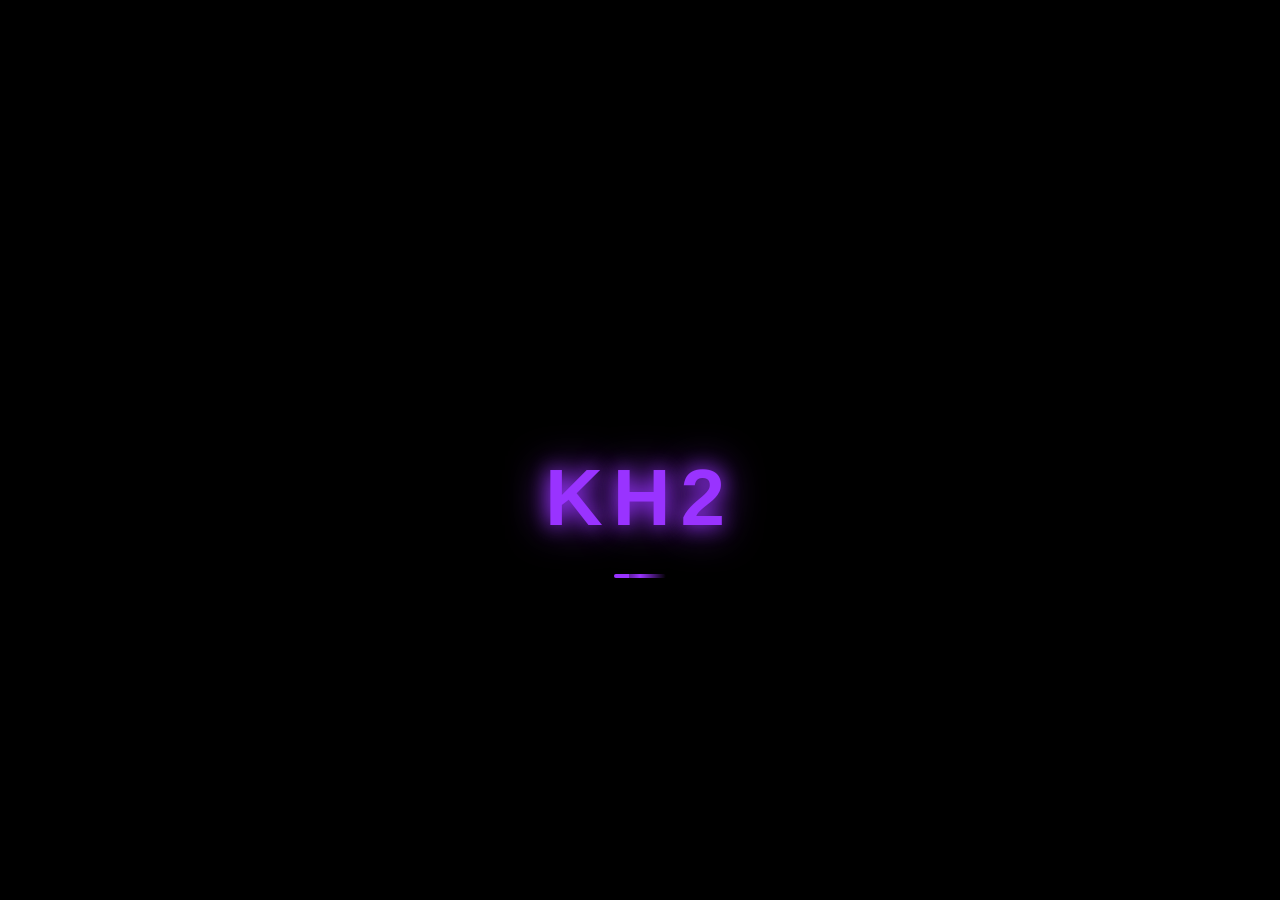
<file: System/Index/index.html>
<!DOCTYPE html>
<html lang="fr">
<head>
    <meta charset="UTF-8">
    <meta name="viewport" content="width=device-width, initial-scale=1.0">
    <title>KH2 Loading Screen</title>
    <link rel="stylesheet" href="style.css">
</head>
<body>
    <div class="loading-container">
        <div class="crown">
            </svg>
        </div>
        <h1 class="kh2-text">KH2</h1>
        <div class="loading-bar"></div>
    </div>

    <script src="index.js"></script>
</body>
</html>
</file>
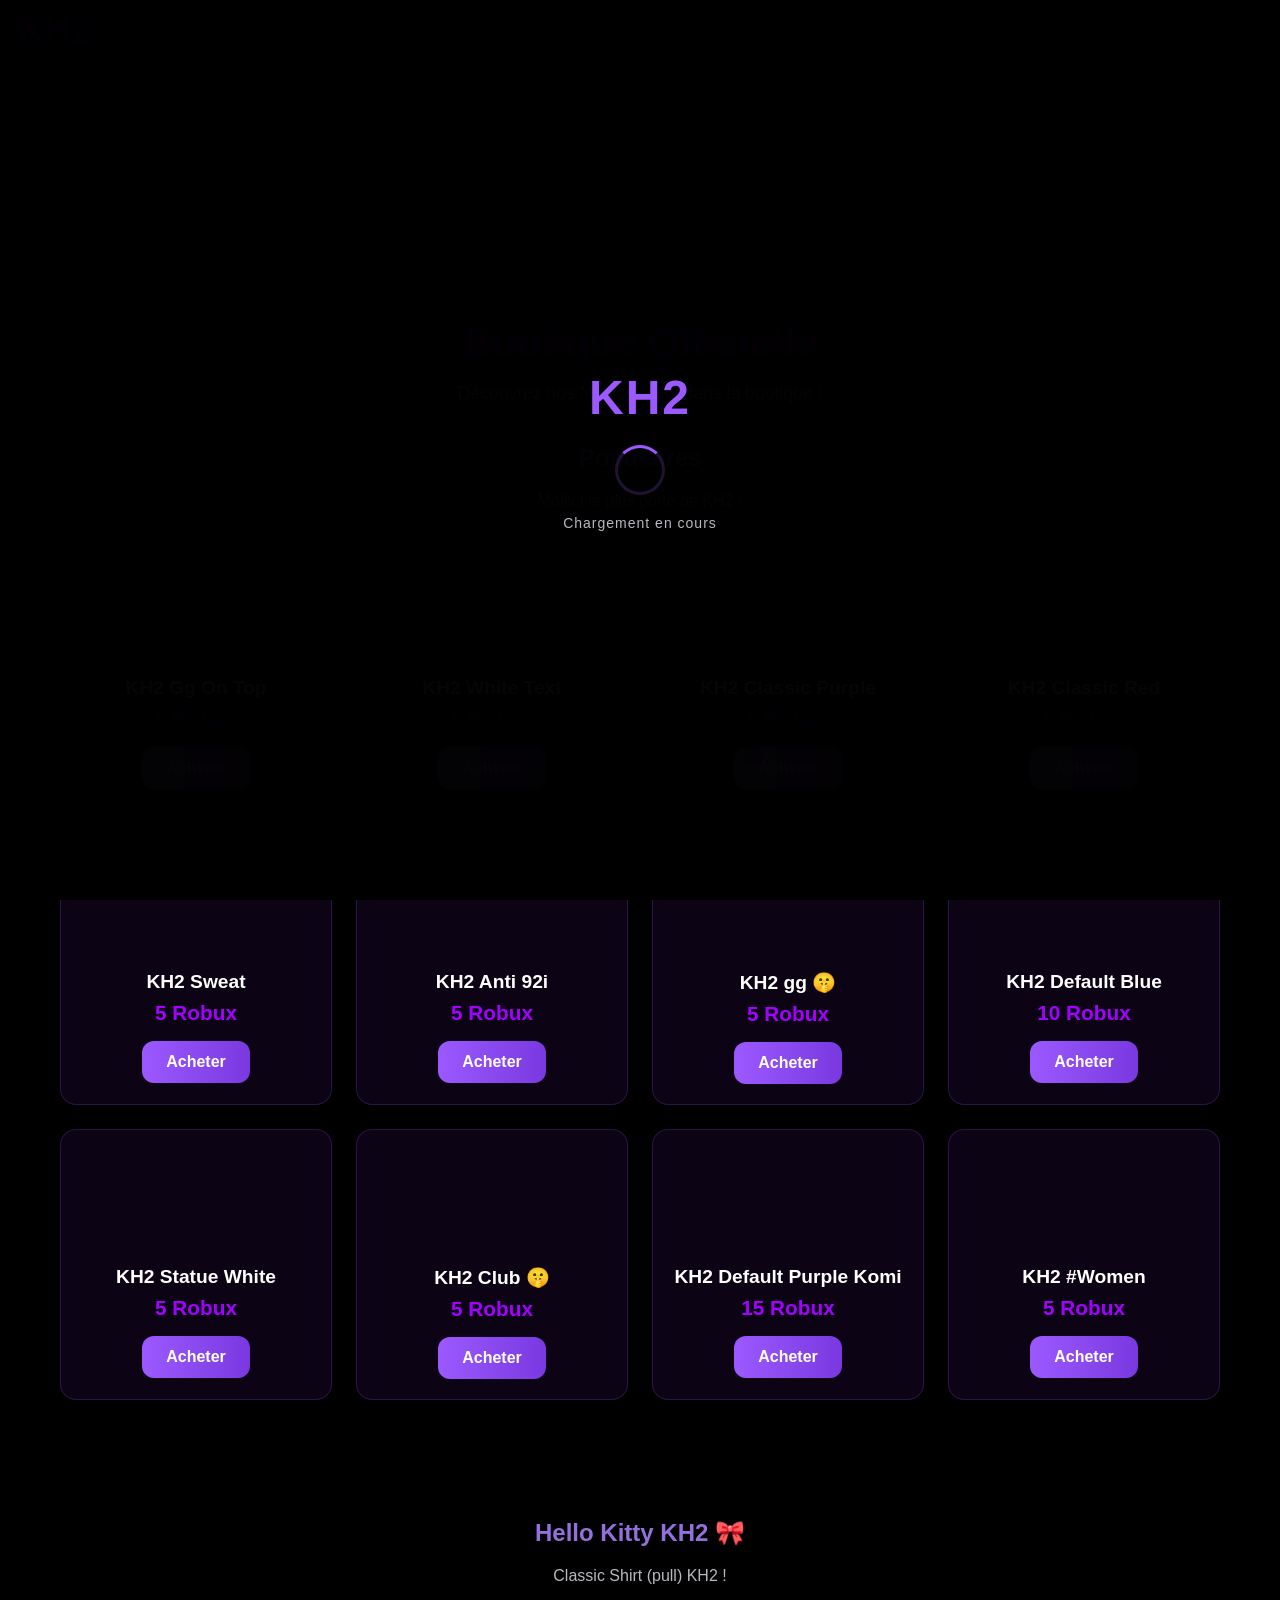
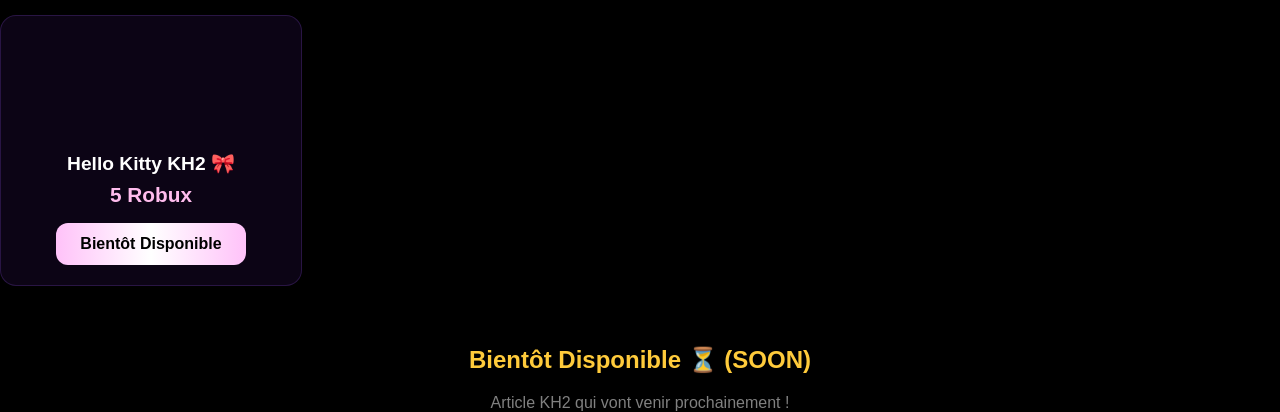
<file: System/Index/Boutique/Boutique.html>
<!DOCTYPE html>
<html lang="fr">
<head>
	<meta charset="UTF-8">
	<meta name="viewport" content="width=device-width, initial-scale=1.0">
	<title>Boutique - KH2</title>
	<link rel="stylesheet" href="Boutique.css">
</head>
<body>
	<header class="site-header">
		<div class="logo large" id="logo">
			KH<span class="two">2<span class="crown" aria-hidden="true">👑</span></span>
		</div>
	</header>

	<div class="banner" id="banner">
		<div class="banner-fallback">
		</div>
	</div>

	<div class="boutique-container">
		<h1 class="boutique-title">Boutique Officielle</h1>
		<p class="boutique-subtitle">Découvrez nos Maillots KH2 dans la boutique !</p>

		<div class="section-header">
			<h2 class="section-title">Populaires</h2>
			<p class="section-description">Maillot le plus porté de KH2 !</p>
		</div>

		<div class="products-grid">
			<div class="product-card">
				<div class="product-image">
				</div>
				<div class="product-info">
					<h3 class="product-name">KH2 Gg On Top</h3>
					<p class="product-price">5 Robux</p>
					<a href="https://www.roblox.com/catalog/72300666981530" class="buy-btn" target="_blank">Acheter</a>
				</div>
			</div>

			<div class="product-card">
				<div class="product-image"></div>
				<div class="product-info">
					<h3 class="product-name">KH2 White Text</h3>
					<p class="product-price">5 Robux</p>
					<a href="https://www.roblox.com/catalog/109476630355676" class="buy-btn" target="_blank">Acheter</a>
				</div>
			</div>

			
			<div class="product-card">
				<div class="product-image">
				</div>
				<div class="product-info">
					<h3 class="product-name">KH2 Classic Purple</h3>
					<p class="product-price">5 Robux</p>
					<a href="#" class="buy-btn" target="_blank">Acheter</a>
				</div>
			</div>

			<div class="product-card">
				<div class="product-image"></div>
				<div class="product-info">
					<h3 class="product-name">KH2 Classic Red</h3>
					<p class="product-price">5 Robux</p>
					<a href="" class="buy-btn" target="_blank">Acheter</a>
				</div>
			</div>

		
			<div class="product-card">
				<div class="product-image"></div>
				<div class="product-info">
					<h3 class="product-name">KH2 Sweat</h3>
					<p class="product-price">5 Robux</p>
					<a href="" class="buy-btn" target="_blank">Acheter</a>
				</div>
			</div>

			
			<div class="product-card">
				<div class="product-image"></div>
				<div class="product-info">
					<h3 class="product-name">KH2 Anti 92i</h3>
					<p class="product-price">5 Robux</p>
					<a href="https://www.roblox.com/catalog/112501971099732" class="buy-btn" target="_blank">Acheter</a>
				</div>
			</div>

		
			<div class="product-card">
				<div class="product-image"></div>
				<div class="product-info">
					<h3 class="product-name">KH2 gg 🤫</h3>
					<p class="product-price">5 Robux</p>
					<a href="https://www.roblox.com/catalog/112501971099732" class="buy-btn" target="_blank">Acheter</a>
				</div>
			</div>

			
			<div class="product-card">
				<div class="product-image"></div>
				<div class="product-info">
					<h3 class="product-name">KH2 Default Blue</h3>
					<p class="product-price">10 Robux</p>
					<a href="https://www.roblox.com/catalog/108934021289164" class="buy-btn" target="_blank">Acheter</a>
				</div>
			</div>

		
			<div class="product-card">
				<div class="product-image"></div>
				<div class="product-info">
					<h3 class="product-name">KH2 Statue White</h3>
					<p class="product-price">5 Robux</p>
					<a href="https://www.roblox.com/catalog/76630008599533" class="buy-btn" target="_blank">Acheter</a>
				</div>
			</div>

			
			<div class="product-card">
				<div class="product-image"></div>
				<div class="product-info">
					<h3 class="product-name">KH2 Club 🤫</h3>
					<p class="product-price">5 Robux</p>
					<a href="https://www.roblox.com/catalog/124377928210771" class="buy-btn" target="_blank">Acheter</a>
				</div>
			</div>

		
			<div class="product-card">
				<div class="product-image"></div>
				<div class="product-info">
					<h3 class="product-name">KH2 Default Purple Komi</h3>
					<p class="product-price">15 Robux</p>
					<a href="https://www.roblox.com/catalog/17518861963" class="buy-btn" target="_blank">Acheter</a>
				</div>
			</div>

	
			<div class="product-card">
				<div class="product-image"></div>
				<div class="product-info">
					<h3 class="product-name">KH2 #Women</h3>
					<p class="product-price">5 Robux</p>
					<a href="https://www.roblox.com/catalog/83601348962758" class="buy-btn" target="_blank">Acheter</a>
				</div>
			</div>
		</div>
	</div>

	<div class="section-header section-new">
		<h2 class="section-title">Hello Kitty KH2 🎀</h2>
		<p class="section-description">Classic Shirt (pull) KH2 !</p>
	</div>

	<div class="products-grid">
		<div class="product-card hk-card">
			<div class="product-image">
			</div>
			<div class="product-info">
				<h3 class="product-name">Hello Kitty KH2 🎀</h3>
				<p class="HK-product-price">5 Robux</p>
				<a href="#" class="HK-buy-btn" target="_blank">Bientôt Disponible</a>
			</div>
		</div>
	</div>

<div class="Soon-Title">
	<h2>Bientôt Disponible ⏳ (SOON)</h2>
	<div class="Soon-SousTitle">
		<p>Article KH2 qui vont venir prochainement !</p>
	</div>
</div>

	<div id="nav-widget" class="nav-widget hidden" aria-hidden="true">
		<div class="nav-content">
			<div class="nav-title">Navigation</div>
			<div class="nav-items">
				<div class="nav-item" data-page="welcome">
					<div class="nav-icon">👋</div>
					<div class="nav-label">Welcome</div>
				</div>
				<div class="nav-item" data-page="profile">
					<div class="nav-icon">👤</div>
					<div class="nav-label">Profile</div>
				</div>
				<div class="nav-item" data-page="chat">
					<div class="nav-icon">💬</div>
					<div class="nav-label">Chat [Soon]</div>
				</div>
				<div class="nav-item" data-page="boutique">
					<div class="nav-icon">🛒</div>
					<div class="nav-label">Boutique</div>
				</div>
				<div class="nav-item" data-page="settings">
					<div class="nav-icon">⚙️</div>
					<div class="nav-label">Paramètres [Soon]</div>
				</div>
			</div>
		</div>
	</div>

	<div class="action-toast">
		<div class="action-toast-content">Action confirmed</div>
	</div>

	<div id="loading-card" class="loading-overlay hidden" role="status" aria-live="polite">
		<div class="loading-content">
			<div class="loading-logo">KH<span class="loading-two">2</span></div>
			<div class="loading-spinner" aria-hidden="true"></div>
			<div class="loading-text">Chargement en cours</div>
		</div>
	</div>

	<script src="Boutique.js"></script>
</body>
</html>
</file>
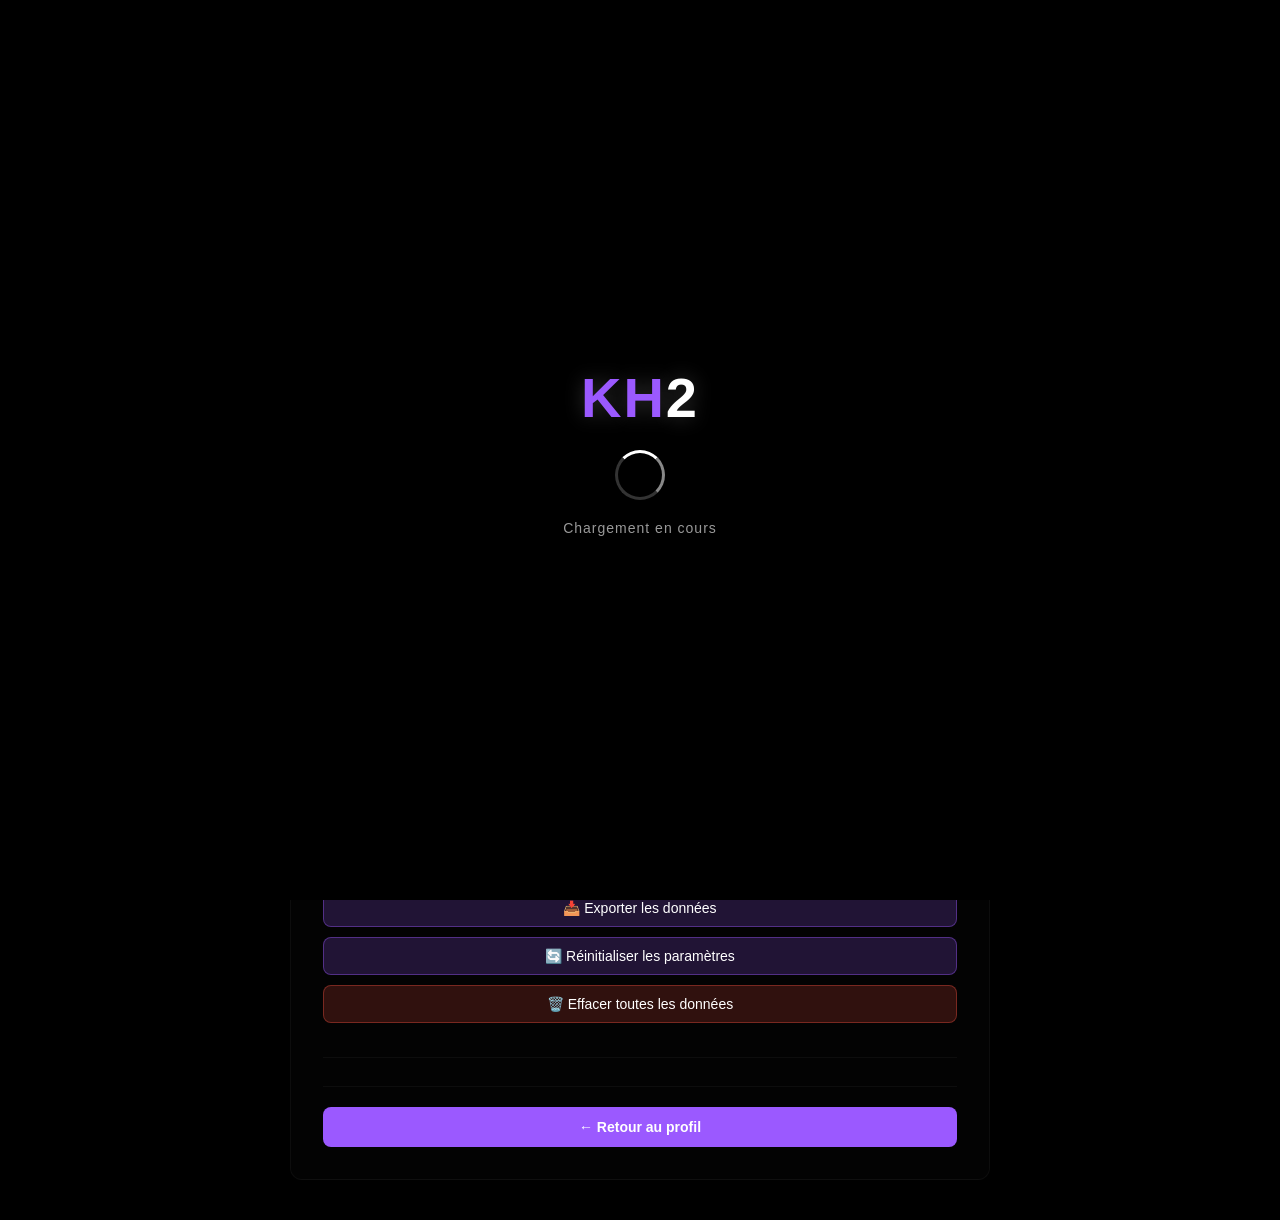
<file: System/Index/Settings/Settings.html>
<!DOCTYPE html>
<html lang="fr">
<head>
	<meta charset="UTF-8">
	<meta name="viewport" content="width=device-width, initial-scale=1.0">
	<title>Paramètres - KH2</title>
	<link rel="stylesheet" href="Settings.css">
</head>
<body>
	<header class="site-header">
		<div class="logo large" id="logo">
			KH<span class="two">2<span class="crown" aria-hidden="true">👑</span></span>
		</div>
	</header>

	<div class="settings-container">
		<div class="settings-card">
			<h1>⚙️ Paramètres</h1>

			<!-- Thème -->
			<div class="settings-section">
				<h2>Apparence</h2>
				<div class="setting-item">
					<div class="setting-label">Thème sombre</div>
					<input type="checkbox" class="toggle-switch" id="dark-mode-toggle" checked>
				</div>
				<div class="setting-item">
					<div class="setting-label">Animations</div>
					<input type="checkbox" class="toggle-switch" id="animations-toggle" checked>
				</div>
			</div>

			<!-- Confidentialité -->
			<div class="settings-section">
				<h2>Confidentialité</h2>
				<div class="setting-item">
					<div class="setting-label">Profil public</div>
					<input type="checkbox" class="toggle-switch" id="public-profile-toggle" checked>
				</div>
				<div class="setting-item">
					<div class="setting-label">Afficher le statut en ligne</div>
					<input type="checkbox" class="toggle-switch" id="online-status-toggle" checked>
				</div>
				<div class="setting-item">
					<div class="setting-label">Autoriser les messages privés</div>
					<input type="checkbox" class="toggle-switch" id="dm-toggle" checked>
				</div>
			</div>

			<!-- Notifications -->
			<div class="settings-section">
				<h2>Notifications</h2>
				<div class="setting-item">
					<div class="setting-label">Notifications du chat</div>
					<input type="checkbox" class="toggle-switch" id="chat-notifications-toggle" checked>
				</div>
				<div class="setting-item">
					<div class="setting-label">Notifications de suivi</div>
					<input type="checkbox" class="toggle-switch" id="follow-notifications-toggle" checked>
				</div>
				<div class="setting-item">
					<div class="setting-label">Sons</div>
					<input type="checkbox" class="toggle-switch" id="sound-toggle" checked>
				</div>
			</div>

			<!-- Actions -->
			<div class="settings-section">
				<h2>Données</h2>
				<button class="btn btn-secondary" id="export-btn">📥 Exporter les données</button>
				<button class="btn btn-secondary" id="reset-btn">🔄 Réinitialiser les paramètres</button>
				<button class="btn btn-danger" id="clear-btn">🗑️ Effacer toutes les données</button>
			</div>

			<!-- Navigation widget -->
			<div class="settings-nav-buttons">
				<button class="nav-back-btn" id="back-btn">← Retour au profil</button>
			</div>
		</div>
	</div>


	<div id="nav-widget" class="nav-widget hidden" aria-hidden="true">
		<div class="nav-content">
			<div class="nav-title">Navigation</div>
			<div class="nav-items">
				<div class="nav-item" data-page="profile">
					<div class="nav-icon">👤</div>
					<div class="nav-label">Profile</div>
				</div>
				<div class="nav-item" data-page="chat">
					<div class="nav-icon">💬</div>
					<div class="nav-label">Chat Global [Soon]</div>
				</div>
				<div class="nav-item" data-page="welcome">
					<div class="nav-icon">👋</div>
					<div class="nav-label">Welcome</div>
				</div>
				</div>
			</div>
		</div>
		
	<div id="loading-card" class="loading-overlay" role="status" aria-live="polite">
		<div class="loading-content">
			<div class="loading-logo">KH<span class="loading-two">2</span></div>
			<div class="loading-spinner" aria-hidden="true"></div>
			<div class="loading-text">Chargement en cours</div>
		</div>
	</div>

	<script src="Settings.js"></script>
</body>
</html>
</file>
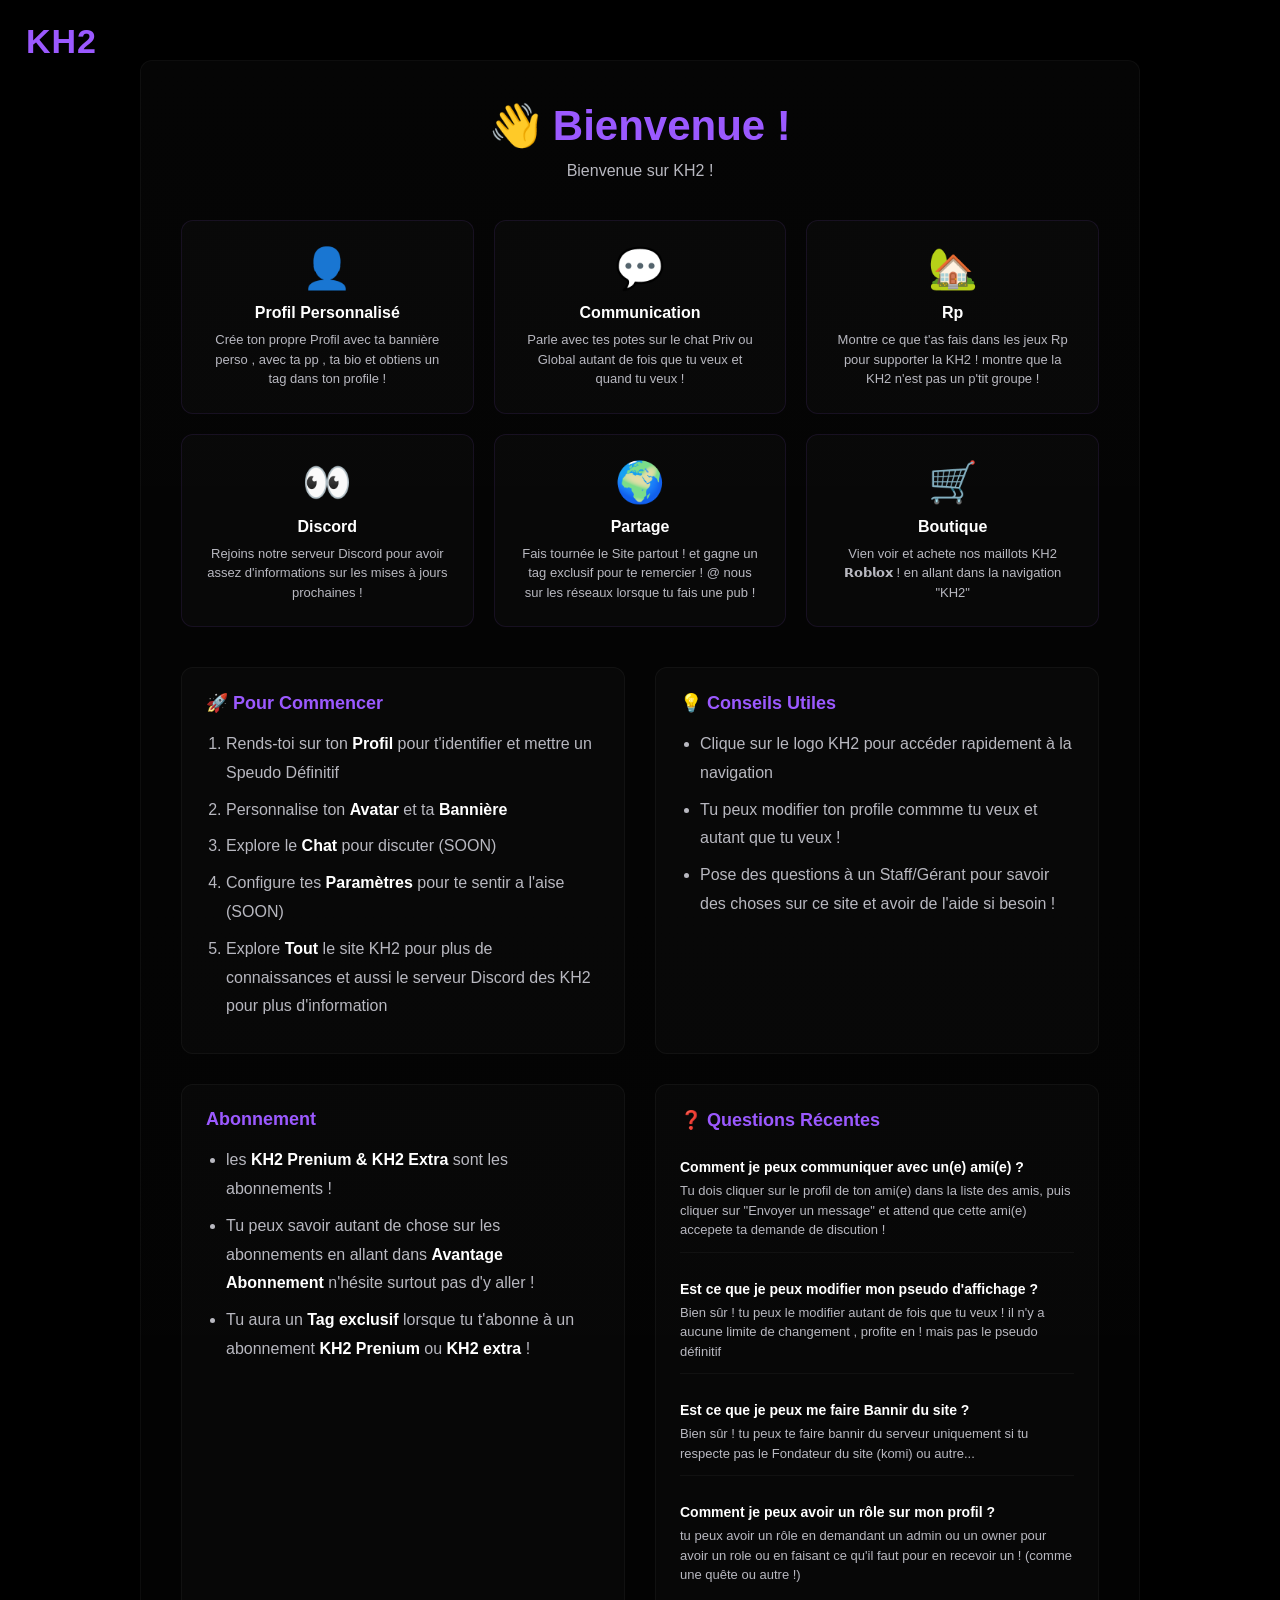
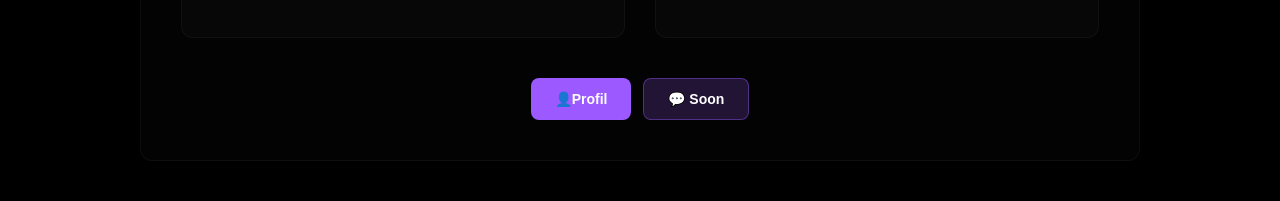
<file: System/Index/Staff-Only/Staff.html>
﻿<!doctype html>
<html lang="fr">
<head>
    <meta charset="utf-8">
    <meta name="viewport" content="width=device-width,initial-scale=1">
    <title>Staff Only</title>
    <link rel="stylesheet" href="Staff.css">
</head>
<body>
    <header class="site-header">
        <div class="logo large" id="logo">
            KH<span class="two">2<span class="crown" aria-hidden="true">👑</span></span>
        </div>
    </header>

    <div class="banner" id="banner">
        <div class="banner-fallback"></div>
    </div>

    <div id="nav-widget" class="nav-widget hidden" aria-hidden="true">
        <div class="nav-content">
            <div class="nav-title">Navigation</div>
            <div class="nav-items">
                <div class="nav-item" data-page="welcome">
                    <div class="nav-icon">👋</div>
                    <div class="nav-label">Welcome</div>
                </div>
                <div class="nav-item" data-page="profile">
                    <div class="nav-icon">👤</div>
                    <div class="nav-label">Profile</div>
                </div>
                <div class="nav-item" data-page="chat">
                    <div class="nav-icon">💬</div>
                    <div class="nav-label">Chat Global</div>
                </div>
                <div class="nav-item" data-page="Boutique">
                    <div class="nav-icon">🛒</div>
                    <div class="nav-label">Boutique</div>
                </div>
                <div class="nav-item" data-page="settings">
                    <div class="nav-icon">⚙️</div>
                    <div class="nav-label">Paramètres</div>
                </div>
                <div class="nav-item" data-page="Chat-Staff">
                    <div class="nav-icon">🔧</div>
                    <div class="nav-label">Chat [Staff]</div>
                </div>
            </div>
        </div>
    </div>

    <main class="staff-main">
        <section class="staff-panel">
            <div class="staff-widget">
                <div class="staff-title">Staff Permissions</div>
                <div class="staff-items">
                    <div class="staff-item" id="command-widget">
                        <div class="staff-icon">🔧</div>
                        <div class="staff-label">Command</div>
                    </div>
                    <div class="staff-item" id="user-widget">
                        <div class="staff-icon">👥</div>
                        <div class="staff-label">Users</div>
                    </div>
                    <div class="staff-item empty-widget">
                        <div class="staff-icon"></div>
                        <div class="staff-label"></div>
                    </div>
                </div>
                <div class="command-panel" id="command-panel">
                    <div class="command-title">Commandes Actives</div>
                    <div class="command-item">
                        <label for="role-user">Ajouter un rôle</label>
                        <input type="text" placeholder="Pseudo définitif" id="role-user">
                        <select id="role-select">
                            <option value="">Sélectionner un rôle</option>
                            <option value="Fondateur">Fondateur</option>
                            <option value="Grand Gérant">Grand Gérant</option>
                            <option value="Collaboration">Collaboration ★</option>
                            <option value="Influenceur">Influenceur ▶️</option>
                            <option value="Streamer">Streamer 🟣</option>
                            <option value="KH2 Prenium">KH2 Prenium ✨</option>
                        </select>
                        <div id="role-preview" class="role-preview">Sélectionnez un rôle pour voir l’apparence du tag.</div>
                        <button id="add-role-btn">Ajouter</button>
                    </div>
                    <div class="command-item">
                        <label for="remove-role-user">Supprimer un rôle</label>
                        <input type="text" placeholder="Pseudo définitif" id="remove-role-user">
                        <select id="remove-role-select">
                            <option value="">Sélectionner un rôle</option>
                            <option value="Fondateur">Fondateur</option>
                            <option value="Grand Gérant">Grand Gérant</option>
                            <option value="Collaboration">Collaboration ★</option>
                            <option value="Influenceur">Influenceur ▶️</option>
                            <option value="Streamer">Streamer 🟣</option>
                            <option value="KH2 Prenium">KH2 Prenium ✨</option>
                        </select>
                        <button id="remove-role-btn">Supprimer</button>
                    </div>
                    <div class="command-item">
                        <label for="ban-user">Bannir un utilisateur</label>
                        <input type="text" placeholder="Pseudo ou ID" id="ban-user">
                        <button id="ban-btn">Bannir</button>
                    </div>
                </div>
                <div class="user-panel" id="user-panel">
                    <div class="user-panel-inner">
                        <div class="user-panel-header">
                            <div>
                                <div class="command-title">Users</div>
                                <div class="user-count" id="user-count">0 utilisateurs</div>
                            </div>
                            <button class="btn small close-btn" id="close-user-panel">✖</button>
                        </div>
                        <div class="user-list" id="user-list">
                            <p class="empty-list">Aucun utilisateur avec pseudo définitif.</p>
                        </div>
                    </div>
                </div>
            </div>
        </section>
    </main>

    <div id="loading-card" class="loading-overlay" role="status" aria-live="polite">
        <div class="loading-content">
            <div class="loading-logo">KH<span class="loading-two">2</span></div>
            <div class="loading-spinner" aria-hidden="true"></div>
            <div class="loading-text">Chargement en cours</div>
        </div>
    </div>

    <div id="action-toast" class="action-toast hidden" aria-live="polite" role="status">
        <div class="action-toast-content" id="action-toast-message">Action effectuée</div>
    </div>

    <script src="Staff.js"></script>
</body>
</html>
</file>
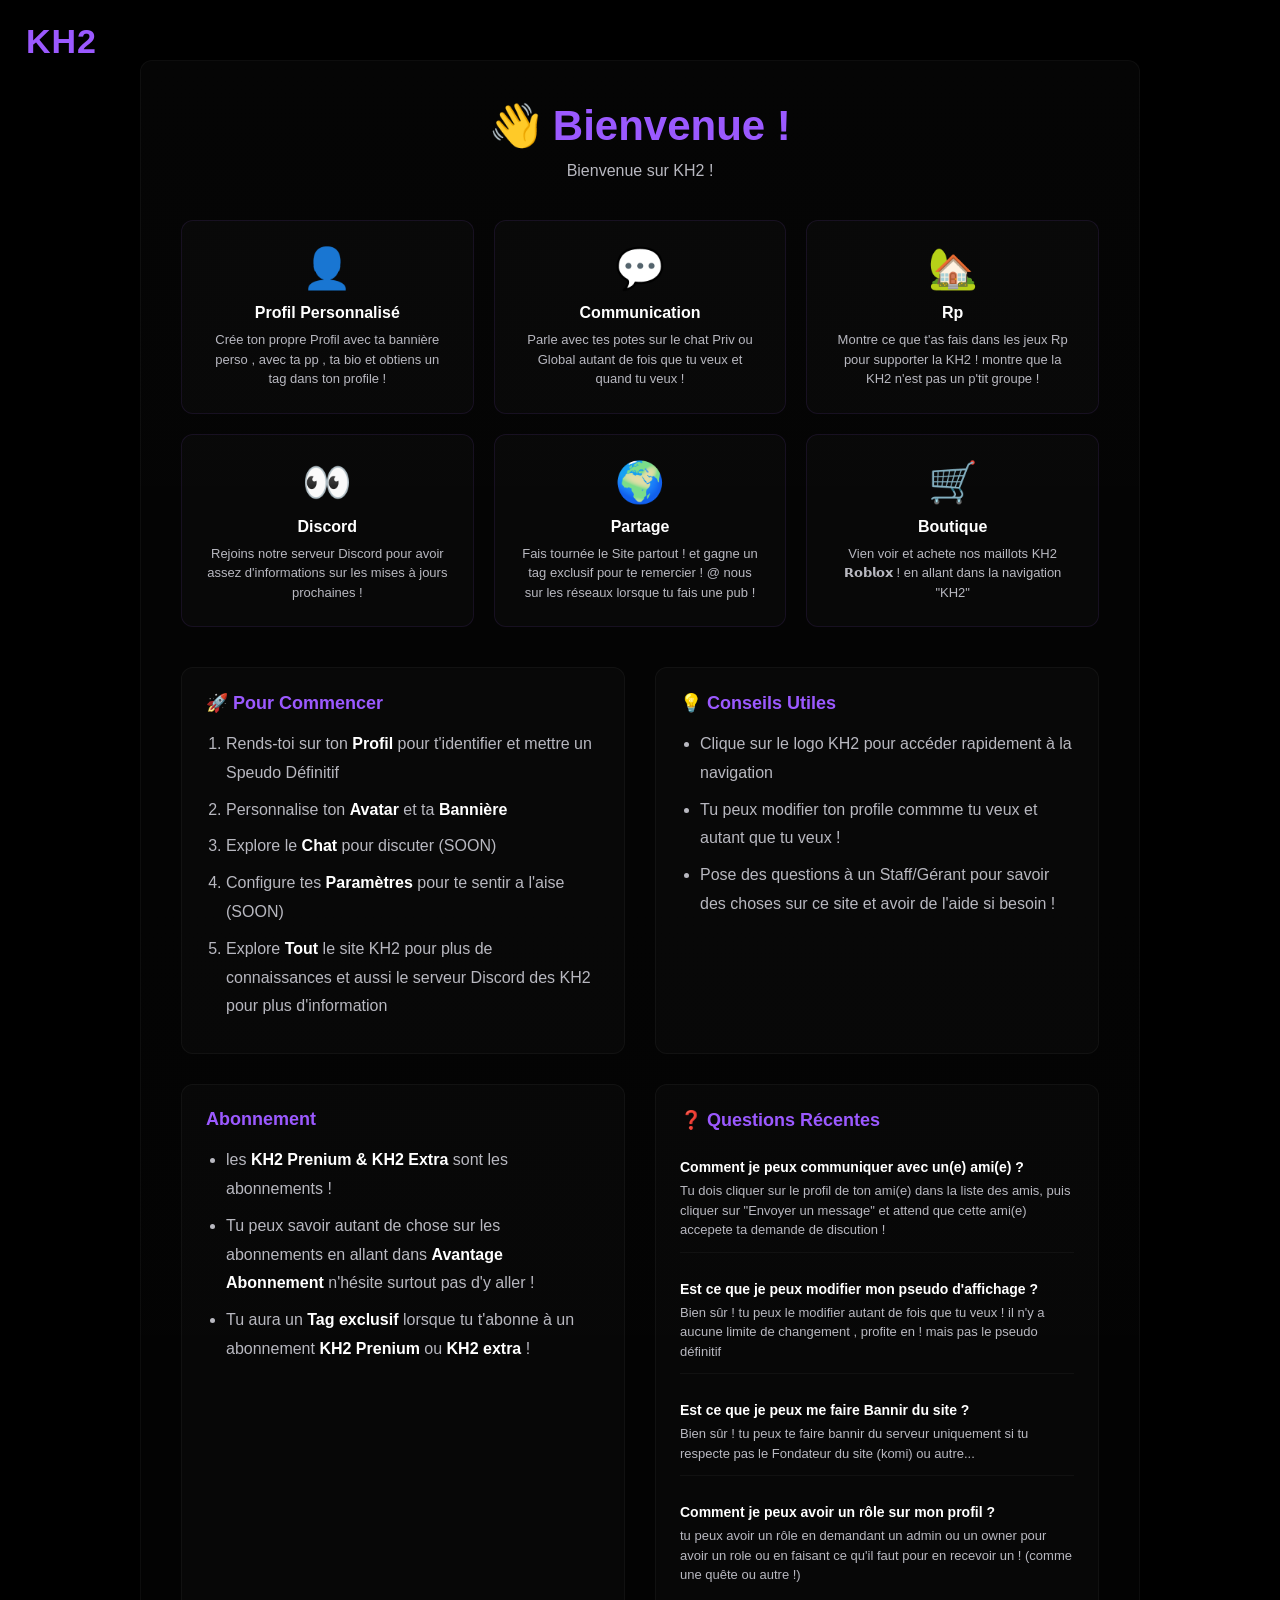
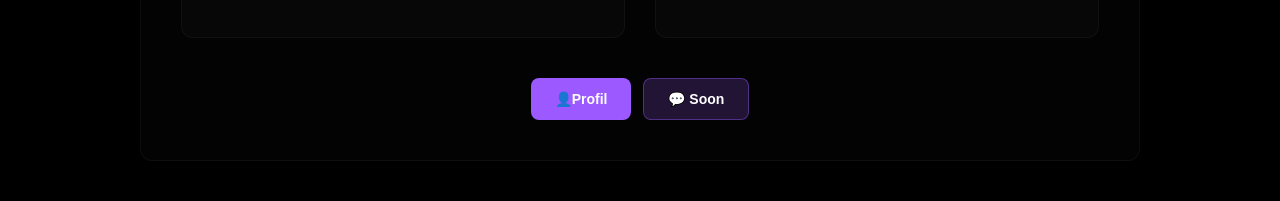
<file: System/Index/Welcome/Welcome.html>
<!DOCTYPE html>
<html lang="fr">
<head>
	<meta charset="UTF-8">
	<meta name="viewport" content="width=device-width, initial-scale=1.0">
	<title>Welcome - KH2</title>
	<link rel="stylesheet" href="Welcome.css">
</head>
<body>
	<header class="site-header">
		<div class="logo large" id="logo">
			<span class="two">KH</span><span class="crown">👑</span>2
		</div>
	</header>

	<div class="welcome-container">
		<div class="welcome-card">
			<div class="welcome-header">
				<h1>👋 Bienvenue !</h1>
				<p class="subtitle">Bienvenue sur KH2 !</p>
			</div>

			<div class="features-grid">
				<div class="feature-card">
					<div class="feature-icon">👤</div>
					<h3>Profil Personnalisé</h3>
					<p>Crée ton propre Profil avec ta bannière perso , avec ta pp , ta bio et obtiens un tag dans ton profile !</p>
				</div>

				<div class="feature-card">
					<div class="feature-icon">💬</div>
					<h3>Communication</h3>
					<p>Parle avec tes potes sur le chat Priv ou Global autant de fois que tu veux et quand tu veux !</p>
				</div>

				<div class="feature-card">
					<div class="feature-icon">🏡</div>
					<h3>Rp</h3>
					<p>Montre ce que t'as fais dans les jeux Rp pour supporter la KH2 !
						montre que la KH2 n'est pas un p'tit groupe !
					</p>
				</div>

				<div class="feature-card">
					<div class="feature-icon">👀</div>
					<h3>Discord</h3>
					<p>Rejoins notre serveur Discord pour avoir assez d'informations sur les mises à jours prochaines !</p>
				</div>

				<div class="feature-card">
					<div class="feature-icon">🌍</div>
					<h3>Partage</h3>
					<p>Fais tournée le Site partout ! et gagne un tag exclusif pour te remercier ! @ nous sur les réseaux lorsque tu fais une pub !</p>
				</div>

				<div class="feature-card">
					<div class="feature-icon">🛒</div>
					<h3>Boutique</h3>
					<p>Vien voir et achete nos maillots KH2 𝗥𝗼𝗯𝗹𝗼𝘅 ! en allant dans la navigation "KH2" </p>
				</div>
			</div>

			<div class="welcome-sections">
				<div class="section">
					<h2>🚀 Pour Commencer</h2>
					<ol>
						<li>Rends-toi sur ton <strong>Profil</strong> pour t'identifier et mettre un Speudo Définitif</li>
						<li>Personnalise ton <strong>Avatar</strong> et ta <strong>Bannière</strong></li>
						<li>Explore le <strong>Chat</strong> pour discuter (SOON)</li>
						<li>Configure tes <strong>Paramètres</strong> pour te sentir a l'aise (SOON)</li>
						<li>Explore <strong>Tout</strong> le site KH2 pour plus de connaissances et aussi le serveur <stron>Discord</stron> des KH2 pour plus d'information</li>
					</ol>
				</div>

				<div class="section">
					<h2>💡 Conseils Utiles</h2>
					<ul>
						<li>Clique sur le logo KH2 pour accéder rapidement à la navigation</li>
						<li>Tu peux modifier ton profile commme tu veux et autant que tu veux !</li>
						<li>Pose des questions à un Staff/Gérant pour savoir des choses sur ce site et avoir de l'aide si besoin !</li>
					</ul>
				</div>
				<div class="section">
					<h2>Abonnement</h2>
					<ul>
						<li>les <strong>KH2 Prenium & KH2 Extra</strong> sont les abonnements !</li>
						<li>Tu peux savoir autant de chose sur les abonnements en allant dans <strong>Avantage Abonnement</strong> n'hésite surtout pas d'y aller !</li>
						<li>Tu aura un <strong>Tag exclusif</strong> lorsque tu t'abonne à un abonnement <strong>KH2 Prenium</strong> ou <strong>KH2 extra</strong> !</li>
					</ul>
				</div>

				<div class="section">
					<h2>❓ Questions Récentes</h2>
					<div class="faq-item">
						<strong>Comment je peux communiquer avec un(e) ami(e) ?</strong>
						<p>Tu dois cliquer sur le profil de ton ami(e) dans la liste des amis, puis cliquer sur "Envoyer un message" et attend que cette ami(e) accepete ta demande de discution !</p>
					</div>
					<div class="faq-item">
						<strong>Est ce que je peux modifier mon pseudo d'affichage ?</strong>
						<p>Bien sûr ! tu peux le modifier autant de fois que tu veux ! il n'y a aucune limite de changement , profite en ! mais pas le pseudo définitif</p>
					</div>
					<div class="faq-item">
						<strong>Est ce que je peux me faire Bannir du site ?</strong>
						<p>Bien sûr ! tu peux te faire bannir du serveur uniquement si tu respecte pas le Fondateur du site (komi) ou autre...</p>
					</div>
				<div class="faq-item">
					<strong>Comment je peux avoir un rôle sur mon profil ?</strong>
					<p>tu peux avoir un rôle en demandant un admin ou un owner pour avoir un role ou en faisant ce qu'il faut pour en recevoir un ! (comme une quête ou autre !)</p>
				</div>
				</div>
			</div>

			<div class="welcome-actions">
				<button class="btn btn-primary" id="go-to-profile">👤Profil</button>
				<button class="btn btn-secondary" id="go-to-chat">💬 Soon</button>
			</div>
		</div>
	</div>
 
	<div id="nav-widget" class="nav-widget hidden" aria-hidden="true">
		<div class="nav-content">
			<div class="nav-title">Navigation</div>
			<div class="nav-items">
				<div class="nav-item" data-page="profile">
					<div class="nav-icon">👤</div>
					<div class="nav-label">Profile</div>
				</div>
				<div class="nav-item" data-page="chat">
					<div class="nav-icon">💬</div>
					<div class="nav-label">Chat Global [Soon]</div>
				</div>
				  <div class="nav-item" data-page="Boutique">
					<div class="nav-icon">🛒</div>
					<div class="nav-label">Boutique</div>
				</div>
				<div class="nav-item" data-page="settings">
					<div class="nav-icon">⚙️</div>
					<div class="nav-label">Paramètres [Soon]</div>
				</div>
			  </div>
			</div>
		</div>
	</div>

	<div id="toast-container" class="toast-container" aria-live="polite" aria-atomic="true"></div>

	<script src="Welcome.js"></script>
</body>
</html>
</file>
<file: System/Index/style.css>
* {
    margin: 0;
    padding: 0;
    box-sizing: border-box;
}

body {
    width: 100%;
    height: 100vh;
    background-color: #000000;
    display: flex;
    justify-content: center;
    align-items: center;
    font-family: Arial, sans-serif;
    overflow: hidden;
}

.loading-container {
    display: flex;
    flex-direction: column;
    align-items: center;
    gap: 30px;
}

.crown {
    width: 120px;
    height: 100px;
    animation: float 3s ease-in-out infinite, spin 6s linear infinite;
}

.crown svg {
    width: 100%;
    height: 100%;
    filter: drop-shadow(0 0 10px rgba(255, 255, 255, 0.5));
}

@keyframes float {
    0%, 100% {
        transform: translateY(0px);
    }
    50% {
        transform: translateY(-20px);
    }
}

@keyframes spin {
    0% {
        transform: rotateZ(0deg);
    }
    100% {
        transform: rotateZ(360deg);
    }
}

@keyframes float-and-spin {
    0%, 100% {
        transform: translateY(0px) rotateZ(0deg);
    }
    25% {
        transform: translateY(-20px) rotateZ(90deg);
    }
    50% {
        transform: translateY(0px) rotateZ(180deg);
    }
    75% {
        transform: translateY(-20px) rotateZ(270deg);
    }
}

.crown {
    animation: float-and-spin 4s ease-in-out infinite;
}

.kh2-text {
    font-size: 80px;
    font-weight: bold;
    color: #9933ff;
    text-shadow: 0 0 20px #9933ff, 0 0 40px #9933ff;
    letter-spacing: 10px;
    animation: pulse 2s ease-in-out infinite;
}

@keyframes pulse {
    0%, 100% {
        opacity: 1;
        text-shadow: 0 0 20px #9933ff, 0 0 40px #9933ff;
    }
    50% {
        opacity: 0.7;
        text-shadow: 0 0 10px #9933ff, 0 0 20px #9933ff;
    }
}

.loading-bar {
    width: 200px;
    height: 4px;
    background: linear-gradient(90deg, transparent, #9933ff, transparent);
    border-radius: 2px;
    position: relative;
    overflow: hidden;
}

.loading-bar::after {
    content: '';
    position: absolute;
    top: 0;
    left: 0;
    height: 100%;
    width: 30%;
    background: #9933ff;
    box-shadow: 0 0 10px #9933ff;
    animation: load 1.5s ease-in-out infinite;
}

@keyframes load {
    0% {
        left: -30%;
    }
    100% {
        left: 100%;
    }
}

@media (max-width: 480px) {
    body {
        min-height: 100vh;
    }

    .crown {
        width: 90px;
        height: 78px;
    }

    .kh2-text {
        font-size: 56px;
        letter-spacing: 6px;
    }

    .loading-bar {
        width: 180px;
    }
}
</file>
<file: System/Index/Boutique/Boutique.css>
.nav-widget {
    position: fixed;
    top: 90px;
    left: 10px;
    width: 260px;
    z-index: 80;
    border-radius: 18px;
    border: 1px solid rgba(255,255,255,0.08);
    background: #000;
    box-shadow: 0 18px 60px rgba(0,0,0,0.35);
    opacity: 0;
    transform: translateY(-10px);
    transition: opacity .24s ease, transform .24s ease;
    pointer-events: none;
}

.nav-widget.hidden {
    opacity: 0;
    transform: translateY(-10px);
    pointer-events: none;
}

.nav-widget:not(.hidden) {
    opacity: 1;
    transform: translateY(0);
    pointer-events: auto;
}

.nav-content {
    padding: 16px;
}

.nav-title {
    font-size: 14px;
    font-weight: 700;
    color: var(--muted);
    text-transform: uppercase;
    letter-spacing: 1px;
    margin-bottom: 12px;
}

.nav-items {
    display: grid;
    gap: 10px;
}

.nav-item {
    display: flex;
    align-items: center;
    gap: 10px;
    padding: 12px 14px;
    border-radius: 14px;
    border: 1px solid transparent;
    background: rgba(255,255,255,0.03);
    color: #fff;
    cursor: pointer;
    transition: background .2s ease, border-color .2s ease, transform .2s ease;
}

.nav-item:hover,
.nav-item.active {
    background: rgba(255,255,255,0.08);
    border-color: rgba(255,255,255,0.12);
    transform: translateX(2px);
}

.nav-icon {
    font-size: 16px;
}

.site-header {
    position: fixed;
    top: 10px;
    left: 10px;
    z-index: 40;
}

.logo {
    display: inline-block;
    padding: 0 6px;
    color: var(--accent);
    font-weight: 800;
    letter-spacing: 1px;
    cursor: pointer;
    transition: color .2s ease, transform .2s ease;
    font-size: 28px;
    background: transparent;
    border: none;
}

.logo.large {
    font-size: 36px;
    padding: 0 8px;
}

.logo .two {
    position: relative;
    display: inline-block;
}

.logo .crown {
    position: absolute;
    left: 75%;
    top: -45%;
    font-size: 14px;
    transform: translateY(10px) scale(0.6);
    opacity: 0;
    transition: transform .33s ease, opacity .33s ease;
}

.logo:hover {
    color: #fff;
    transform: translateY(-1px);
}

.logo:hover .crown {
    transform: translateY(-6px) scale(1);
    opacity: 1;
}
/* Boutique Specific Styles */
:root {
	--bg: #000;
	--card: #000000;
	--muted: #b8b8c0;
	--accent: #a200ff;
	--glass: rgba(255,255,255,0.03);
	--success: #2ecc71;
	--danger: #e74c3c;
}

* { box-sizing: border-box; }
html, body { 
	height: 100%; 
	margin: 0; 
	font-family: Segoe UI, Roboto, Arial, sans-serif; 
	background: var(--bg); 
	color: #fff; 
}

.banner {
	margin: 80px 20px 0;
	height: 200px;
	border-radius: 20px;
	background: #000;
	overflow: hidden;
	position: relative;
	transition: transform .28s ease, box-shadow .28s ease;
	cursor: pointer;
	border: 1px solid rgba(255,255,255,0.08);
}

.banner:hover {
	transform: scale(1.02);
	box-shadow: 0 18px 70px rgba(255,255,255,0.09);
}

.banner::after {
	content: '';
	position: absolute;
	inset: 0;
	background: radial-gradient(circle at center, rgba(255,255,255,0.04), transparent 40%);
	opacity: 0;
	transform: scale(0.95);
	transition: transform .45s ease, opacity .45s ease;
}

.banner:hover::after {
	opacity: 1;
	transform: scale(1.03);
}

.banner-fallback {
	width: 100%;
	height: 100%;
	display: flex;
	align-items: center;
	justify-content: center;
	color: rgba(255,255,255,0.24);
	font-size: 24px;
	font-weight: 700;
}

.boutique-container {
	max-width: 1200px;
	margin: 0 auto;
	padding: 40px 20px;
}

.boutique-title {
	font-size: 2.5rem;
	font-weight: 800;
	color: var(--accent);
	text-align: center;
	margin: 0 0 10px;
}

.boutique-subtitle {
	text-align: center;
	color: var(--muted);
	font-size: 1.1rem;
	margin-bottom: 40px;
}

.products-grid {
	display: grid;
	grid-template-columns: repeat(auto-fit, minmax(300px, 1fr));
	gap: 24px;
	margin-bottom: 60px;
}

@media (min-width: 1200px) {
	.products-grid {
		grid-template-columns: repeat(4, 1fr);
	}
}

@media (min-width: 768px) and (max-width: 1199px) {
	.products-grid {
		grid-template-columns: repeat(3, 1fr);
	}
}

@media (max-width: 767px) {
	.products-grid {
		grid-template-columns: repeat(2, 1fr);
	}
}

.product-card {
	background: rgba(20, 8, 35, 0.6);
	border: 1px solid rgba(155, 89, 255, 0.2);
	border-radius: 16px;
	padding: 20px;
	transition: transform .3s ease, border-color .3s ease, box-shadow .3s ease;
	display: flex;
	flex-direction: column;
	align-items: center;
	text-align: center;
}

.product-card:hover {
	transform: translateY(-8px);
	border-color: rgba(0, 0, 0, 0.5);
	box-shadow: 0 12px 40px rgba(56, 56, 56, 0.15);
}

.product-image {
	font-size: 80px;
	margin-bottom: 16px;
	display: flex;
	align-items: center;
	justify-content: center;
	min-height: 100px;
}

.product-info {
	width: 100%;
}

.product-name {
	font-size: 1.2rem;
	font-weight: 700;
	margin: 0 0 8px;
	color: #fff;
}

.product-price {
	color: var(--accent);
	font-size: 1.3rem;
	font-weight: 800;
	margin: 0 0 16px;
}

.HK-product-card {
	background: linear-gradient(90deg, #ffffff, #8d8d8d , #ffffff);
	padding: 20px;
	display: flex;
	flex-direction: column;
	align-items: center;
	text-align: center;
}

/*𝑲𝑯𝟐 𝑯𝑬𝑳𝑳𝑶 𝑲𝑰𝑻𝑻𝒀 𝑪𝑨𝑹𝑫 🎀*/

.HK-product-price {
    color: rgb(255, 188, 237);
	font-size: 1.3rem;
	font-weight: 800;
	margin: 0 0 16px;
}

.HK-buy-btn {
   background: linear-gradient(90deg, #ffc2f9, #ffffff , #ffc2f9);
	color: #000000;
	border: none;
	padding: 12px 24px;
	border-radius: 12px;
	font-size: 1rem;
	font-weight: 700;
	cursor: pointer;
	transition: transform .2s ease, filter .2s ease;
	text-decoration: none;
	display: inline-block;
}

.HK-buy-btn:hover {
	transform: translateY(-2px);
	filter: brightness(1.1);
}

.HK-buy-btn:active {
	transform: translateY(0);
}

.buy-btn {
	background: linear-gradient(90deg, #9b59ff, #7a39e0);
	color: #fff;
	border: none;
	padding: 12px 24px;
	border-radius: 12px;
	font-size: 1rem;
	font-weight: 700;
	cursor: pointer;
	transition: transform .2s ease, filter .2s ease;
	text-decoration: none;
	display: inline-block;
}

.buy-btn:hover {
	transform: translateY(-2px);
	filter: brightness(1.1);
}

.buy-btn:active {
	transform: translateY(0);
}

.action-toast {
	position: fixed;
	inset: 0;
	display: flex;
	align-items: center;
	justify-content: center;
	z-index: 300;
	pointer-events: none;
}

.action-toast-content {
	min-width: 260px;
	max-width: 90%;
	background: #070707;
	color: #fff;
	padding: 18px 22px;
	border-radius: 18px;
	border: 1px solid rgba(255,255,255,0.12);
	box-shadow: 0 22px 80px rgba(0,0,0,0.45);
	text-align: center;
	font-size: 16px;
	font-weight: 700;
	opacity: 0;
	transform: translateY(20px) scale(0.98);
	transition: opacity .3s ease, transform .3s ease;
}

.action-toast.show .action-toast-content {
	opacity: 1;
	transform: translateY(0) scale(1);
}

.loading-overlay {
	position: fixed;
	inset: 0;
	background: rgba(0, 0, 0, 0.98);
	display: flex;
	align-items: center;
	justify-content: center;
	z-index: 999;
	transition: opacity .4s ease, visibility .4s ease;
	opacity: 1;
	visibility: visible;
}

.loading-overlay.hidden {
	opacity: 0;
	visibility: hidden;
}

.loading-content {
	text-align: center;
}

.loading-logo {
	font-size: 48px;
	font-weight: 800;
	color: #9b59ff;
	margin-bottom: 20px;
	letter-spacing: 2px;
}

.loading-two {
	position: relative;
	display: inline-block;
}

.loading-spinner {
	width: 50px;
	height: 50px;
	border: 3px solid rgba(155, 89, 255, 0.2);
	border-top-color: #9b59ff;
	border-radius: 50%;
	margin: 0 auto 20px;
	animation: spin 1s linear infinite;
}

.loading-text {
	color: #b8b8c0;
	font-size: 14px;
	font-weight: 500;
	letter-spacing: 1px;
	animation: blink 1.5s ease-in-out infinite;
}

.Nouv-Title {
	margin: 40px 0 20px;
	text-align: center;
	color: rgb(226, 255, 59);

}

.Nouv-SousTitle {
	text-align: center;
	color: grey
}

.Soon-Title {
	margin: 40px 0 20px;
	text-align: center;
	color: rgb(255, 203, 59);
}

.Soon-SousTitle {
	text-align: center;
	color: grey
}

.Tendance-Title {
	margin: 40px 0 20px;
	text-align: center;
	color: rgb(230, 70, 255);
}

.Tendance-SousTitle {
	text-align: center;
	color:#666666
}

.section-title {
	text-align: center;
	color: mediumpurple;
}

.section-description {
	text-align: center;
	color: #b8b8c0;
	font-size: 1rem;
	margin-bottom: 30px;
}

@keyframes blink {
	0%, 100% { opacity: 0.6; }
	50% { opacity: 1; }
}

@keyframes spin {
	to { transform: rotate(360deg); }
}

@media (max-width: 767px) {
	.banner { margin: 72px 14px 0; height: 180px; }
	.boutique-title { font-size: 2rem; margin-bottom: 20px; }
	.boutique-subtitle { font-size: 1rem; margin-bottom: 30px; }
	.products-grid { gap: 18px; }
	.product-card { padding: 18px; }
	.product-image { font-size: 64px; min-height: 88px; }
	.product-name { font-size: 1.1rem; }
	.product-price { font-size: 1.2rem; }
	.buy-btn, .HK-buy-btn { width: 100%; padding: 12px 18px; }
	.boutique-container { padding: 32px 16px 24px; }
	.nav-widget { width: calc(100% - 20px); left: 10px; top: 80px; }
}

@media (max-width: 480px) {
	.banner { margin: 72px 12px 0; height: 160px; }
	.boutique-title { font-size: 1.7rem; }
	.boutique-subtitle { font-size: 0.95rem; }
	.products-grid { grid-template-columns: 1fr; gap: 14px; }
	.product-card { padding: 16px; }
	.product-image { font-size: 56px; min-height: 78px; }
	.product-price { font-size: 1.1rem; }
	.boutique-container { padding: 24px 12px 20px; }
	.nav-item { padding: 10px 12px; }
	.logo.large { font-size: 32px; }
}
</file>
<file: System/Index/Settings/Settings.css>
:root {
	--bg: #000;
	--card: #0f0f10;
	--muted: #b8b8c0;
	--accent: #9b59ff;
	--glass: rgba(255,255,255,0.03);
	--success: #2ecc71;
	--danger: #e74c3c;
}

* { box-sizing: border-box; }
html, body { 
	height: 100%; 
	margin: 0; 
	font-family: Segoe UI, Roboto, Arial, sans-serif; 
	background: var(--bg); 
	color: #fff; 
}

.site-header {
	position: fixed;
	top: 10px;
	left: 10px;
	z-index: 40;
}

.logo {
	display: inline-block;
	padding: 8px 12px;
	border-radius: 6px;
	color: var(--accent);
	font-weight: 800;
	letter-spacing: 1px;
	cursor: pointer;
	transition: color .2s ease, transform .12s ease;
	font-size: 20px;
}

.logo .two {
	position: relative;
	display: inline-block;
}

.logo .crown {
	position: absolute;
	left: 78%;
	top: -40%;
	font-size: 14px;
	transform: translateY(10px) scale(0.6);
	opacity: 0;
	transition: transform .33s ease, opacity .33s ease;
}

.logo:hover {
	color: #fff;
}

.logo:hover .crown {
	transform: translateY(-6px) scale(1);
	opacity: 1;
}

.logo.large {
	font-size: 34px;
	padding: 12px 16px;
}

.settings-container {
	min-height: 100vh;
	display: flex;
	align-items: center;
	justify-content: center;
	padding: 40px 20px;
}

.settings-card {
	width: 700px;
	max-width: 96%;
	background: linear-gradient(180deg, rgba(255,255,255,0.02), rgba(255,255,255,0.01));
	border: 1px solid rgba(255,255,255,0.04);
	padding: 32px;
	border-radius: 12px;
	backdrop-filter: blur(6px);
}

.settings-card h1 {
	font-size: 28px;
	margin: 0 0 24px;
	text-align: center;
	color: var(--accent);
}

.settings-section {
	margin-bottom: 28px;
	padding-bottom: 24px;
	border-bottom: 1px solid rgba(255,255,255,0.04);
}

.settings-section:last-of-type {
	border-bottom: none;
}

.settings-section h2 {
	font-size: 16px;
	color: var(--muted);
	margin: 0 0 16px;
	text-transform: uppercase;
	letter-spacing: 1px;
}

.setting-item {
	display: flex;
	align-items: center;
	justify-content: space-between;
	padding: 12px 0;
	border-radius: 8px;
	transition: background .22s ease;
}

.setting-item:hover {
	background: rgba(255,255,255,0.02);
}

.setting-label {
	font-size: 14px;
	color: #fff;
}

/* Toggle Switch */
.toggle-switch {
	position: relative;
	width: 48px;
	height: 28px;
	appearance: none;
	background: rgba(255,255,255,0.1);
	border-radius: 14px;
	cursor: pointer;
	transition: background .28s ease;
	border: none;
	outline: none;
}

.toggle-switch:checked {
	background: var(--accent);
}

.toggle-switch:before {
	content: '';
	position: absolute;
	width: 24px;
	height: 24px;
	border-radius: 50%;
	background: #fff;
	top: 2px;
	left: 2px;
	transition: left .28s ease;
}

.toggle-switch:checked:before {
	left: 22px;
}

/* Buttons */
.btn {
	padding: 10px 16px;
	border-radius: 8px;
	border: none;
	color: #fff;
	cursor: pointer;
	font-size: 14px;
	transition: background .22s ease, transform .18s ease;
	display: block;
	width: 100%;
	text-align: center;
	margin-bottom: 10px;
}

.btn:hover {
	transform: translateY(-2px);
}

.btn:active {
	transform: translateY(0);
}

.btn-secondary {
	background: rgba(155,89,255,0.2);
	border: 1px solid rgba(155,89,255,0.4);
}

.btn-secondary:hover {
	background: rgba(155,89,255,0.3);
}

.btn-danger {
	background: rgba(231,76,60,0.2);
	border: 1px solid rgba(231,76,60,0.4);
}

.btn-danger:hover {
	background: rgba(231,76,60,0.3);
}

.settings-nav-buttons {
	margin-top: 28px;
	padding-top: 20px;
	border-top: 1px solid rgba(255,255,255,0.04);
}

.nav-back-btn {
	background: var(--accent);
	border: none;
	padding: 12px 20px;
	border-radius: 8px;
	color: #fff;
	cursor: pointer;
	font-size: 14px;
	font-weight: 600;
	transition: background .22s ease, transform .18s ease;
	display: block;
	width: 100%;
	text-align: center;
}

.nav-back-btn:hover {
	background: rgba(155,89,255,0.8);
	transform: translateY(-2px);
}

/* Navigation Widget */
.nav-widget {
	position: fixed;
	top: 70px;
	left: 10px;
	background: var(--card);
	border: 1px solid rgba(255,255,255,0.06);
	border-radius: 12px;
	z-index: 100;
	backdrop-filter: blur(8px);
	box-shadow: 0 10px 40px rgba(0,0,0,0.4);
	opacity: 0;
	transform: scale(0.92) translateY(-8px);
	transition: opacity .28s ease, transform .28s cubic-bezier(.22,.9,.2,1);
	pointer-events: none;
}

.nav-widget:not(.hidden) {
	opacity: 1;
	transform: scale(1) translateY(0);
	pointer-events: auto;
}

.nav-widget.hidden {
	display: none;
}

.nav-content {
	padding: 14px 0;
}

.nav-title {
	padding: 8px 16px;
	font-size: 14px;
	font-weight: 700;
	color: var(--muted);
	letter-spacing: 0.5px;
	text-transform: uppercase;
}

.nav-items {
	display: flex;
	flex-direction: column;
	gap: 4px;
	padding: 0 8px;
}

.nav-item {
	padding: 10px 14px;
	border-radius: 8px;
	cursor: pointer;
	display: flex;
	align-items: center;
	gap: 12px;
	transition: background .22s ease, transform .22s ease;
	color: #fff;
	font-size: 14px;
}

.nav-item:hover {
	background: rgba(155,89,255,0.12);
	transform: translateX(4px);
}

.nav-item:active {
	transform: translateX(2px);
}

.nav-icon {
	font-size: 18px;
	display: flex;
	align-items: center;
	justify-content: center;
	min-width: 24px;
}

.nav-label {
	flex: 1;
}

.nav-item.active {
	background: rgba(155,89,255,0.2);
	border-left: 3px solid var(--accent);
	color: var(--accent);
	padding-left: 11px;
}

/* Toast notifications */
.toast-container {
	position: fixed;
	left: 50%;
	bottom: 22px;
	transform: translateX(-50%);
	z-index: 120;
	pointer-events: none;
}

.toast {
	min-width: 160px;
	max-width: 360px;
	margin: 8px auto;
	padding: 10px 14px;
	border-radius: 10px;
	background: rgba(18,18,18,0.96);
	color: #fff;
	box-shadow: 0 8px 30px rgba(0,0,0,0.6);
	opacity: 0;
	transform: translateY(10px) scale(.98);
	transition: opacity .28s ease, transform .28s ease;
}

.toast.show {
	opacity: 1;
	transform: translateY(0) scale(1);
}

.toast.success {
	background: linear-gradient(90deg, #2ecc71, #27ae60);
}

.toast.error {
	background: linear-gradient(90deg, #e74c3c, #c0392b);
}

/* Responsive */
@media (max-width: 720px) {
	.settings-card {
		width: 96%;
		padding: 20px;
	}

	.settings-card h1 {
		font-size: 24px;
	}

	.logo.large {
		font-size: 24px;
		padding: 8px 12px;
	}
}

/* Confirmation Modal */
.confirm-modal {
	position: fixed;
	inset: 0;
	display: flex;
	align-items: center;
	justify-content: center;
	z-index: 200;
	animation: fadeIn .28s ease;
}

.confirm-modal.hidden {
	display: none;
}

@keyframes fadeIn {
	from {
		opacity: 0;
	}
	to {
		opacity: 1;
	}
}

.confirm-overlay {
	position: absolute;
	inset: 0;
	background: rgba(0, 0, 0, 0.6);
	backdrop-filter: blur(4px);
}

.confirm-card {
	position: relative;
	z-index: 201;
	background: var(--card);
	border: 1px solid rgba(255,255,255,0.06);
	border-radius: 12px;
	padding: 24px;
	max-width: 400px;
	width: 90%;
	box-shadow: 0 20px 60px rgba(0,0,0,0.6);
	animation: slideUp .35s cubic-bezier(.22,.9,.2,1);
}

@keyframes slideUp {
	from {
		opacity: 0;
		transform: translateY(20px);
	}
	to {
		opacity: 1;
		transform: translateY(0);
	}
}

.confirm-header {
	display: flex;
	justify-content: space-between;
	align-items: center;
	margin-bottom: 16px;
	padding-bottom: 12px;
	border-bottom: 1px solid rgba(255,255,255,0.04);
}

.confirm-header h2 {
	margin: 0;
	font-size: 18px;
	color: var(--accent);
}

.confirm-close {
	background: none;
	border: none;
	color: var(--muted);
	cursor: pointer;
	font-size: 20px;
	transition: color .22s ease;
	padding: 0;
	width: 24px;
	height: 24px;
	display: flex;
	align-items: center;
	justify-content: center;
}

.confirm-close:hover {
	color: #fff;
}

.confirm-body {
	margin-bottom: 24px;
}

.confirm-body p {
	margin: 0;
	color: #fff;
	line-height: 1.5;
	font-size: 14px;
}

.confirm-actions {
	display: flex;
	gap: 12px;
	justify-content: flex-end;
}

.confirm-btn {
	padding: 10px 16px;
	border-radius: 8px;
	border: none;
	cursor: pointer;
	font-size: 14px;
	font-weight: 600;
	transition: all .22s ease;
	min-width: 100px;
}

.confirm-btn.cancel {
	background: rgba(255,255,255,0.05);
	color: var(--muted);
	border: 1px solid rgba(255,255,255,0.1);
}

.confirm-btn.cancel:hover {
	background: rgba(255,255,255,0.08);
	color: #fff;
}

.confirm-btn.danger {
	background: rgba(231,76,60,0.3);
	color: #fff;
	border: 1px solid rgba(231,76,60,0.4);
}

.confirm-btn.danger:hover {
	background: rgba(231,76,60,0.4);
	border-color: rgba(231,76,60,0.6);
	transform: translateY(-2px);
}

.confirm-btn.danger:active {
	transform: translateY(0);
}

/* Loading Screen */
.loading-overlay {
	position: fixed;
	inset: 0;
	display: flex;
	align-items: center;
	justify-content: center;
	background: #000;
	z-index: 200;
	opacity: 1;
	transition: opacity .5s ease;
	animation: fadeIn .4s ease;
}

.loading-overlay.hidden {
	opacity: 0;
	pointer-events: none;
	animation: fadeOut .5s ease forwards;
}

@keyframes fadeIn {
	from { opacity: 0; }
	to { opacity: 1; }
}

@keyframes fadeOut {
	from { opacity: 1; }
	to { opacity: 0; }
}

.loading-content {
	display: flex;
	flex-direction: column;
	align-items: center;
	justify-content: center;
	gap: 20px;
}

.loading-logo {
	font-size: 56px;
	font-weight: 800;
	color: #9b59ff;
	letter-spacing: 2px;
	animation: pulseGlow 1.5s ease-in-out infinite;
	text-shadow: 0 0 20px rgba(255,255,255,0.2);
}

.loading-logo .loading-two {
	color: #fff;
}

@keyframes pulseGlow {
	0%, 100% { opacity: 0.6; }
	50% { opacity: 1; }
}

.loading-spinner {
	width: 50px;
	height: 50px;
	border-radius: 50%;
	border: 3px solid #333;
	border-top-color: #fff;
	border-right-color: #888;
	animation: spin 1.2s linear infinite;
}

.loading-text {
	color: #999;
	font-size: 14px;
	font-weight: 500;
	letter-spacing: 1px;
	animation: blink 1.5s ease-in-out infinite;
}

@keyframes blink {
	0%, 100% { opacity: 0.6; }
	50% { opacity: 1; }
}

@keyframes spin {
	to { transform: rotate(360deg); }
}

@media (max-width:720px) {
	.settings-container { padding: 30px 16px; }
	.settings-card { width: 96%; padding: 24px; }
	.settings-card h1 { font-size: 24px; }
	.settings-section { margin-bottom: 22px; padding-bottom: 18px; }
	.setting-item { flex-direction: column; align-items: flex-start; gap: 10px; }
	.setting-label { font-size: 14px; }
	.nav-widget { width: calc(100% - 20px); max-width: none; left: 10px; top: 70px; }
	.nav-item { font-size: 13px; }
}

@media (max-width:480px) {
	.settings-container { padding: 20px 12px; }
	.settings-card { padding: 20px; border-radius: 16px; }
	.settings-card h1 { font-size: 22px; }
	.toggle-switch { width: 42px; height: 24px; }
	.toggle-switch:before { width: 20px; height: 20px; }
	.settings-nav-buttons { margin-top: 20px; padding-top: 16px; }
	.nav-back-btn { padding: 10px 16px; font-size: 13px; }
}
</file>
<file: System/Index/Staff-Only/Staff.css>
﻿:root {
    --bg: #000;
    --card: #070707;
    --muted: #b8b8c0;
    --accent: #9b59ff;
    --glass: rgba(255,255,255,0.03);
}

* {
    box-sizing: border-box;
}

html, body {
    height: 100%;
    margin: 0;
    font-family: Segoe UI, Arial, sans-serif;
    background: #000;
    color: #fff;
}

body {
    min-height: 100vh;
}

.site-header {
    position: fixed;
    top: 10px;
    left: 10px;
    z-index: 40;
}

.logo {
    display: inline-block;
    padding: 0 6px;
    color: var(--accent);
    font-weight: 800;
    letter-spacing: 1px;
    cursor: pointer;
    transition: color .2s ease, transform .2s ease;
    font-size: 28px;
    background: transparent;
    border: none;
}

.logo.large {
    font-size: 36px;
    padding: 0 8px;
}

.logo .two {
    position: relative;
    display: inline-block;
}

.logo .crown {
    position: absolute;
    left: 75%;
    top: -45%;
    font-size: 14px;
    transform: translateY(10px) scale(0.6);
    opacity: 0;
    transition: transform .33s ease, opacity .33s ease;
}

.logo:hover {
    color: #fff;
    transform: translateY(-1px);
}

.logo:hover .crown {
    transform: translateY(-6px) scale(1);
    opacity: 1;
}

.banner {
    margin: 80px 20px 0;
    height: 200px;
    border-radius: 20px;
    background: #000;
    overflow: hidden;
    position: relative;
    transition: transform .28s ease, box-shadow .28s ease;
    cursor: pointer;
    border: 1px solid rgba(255,255,255,0.08);
}

.banner:hover {
    transform: scale(1.02);
    box-shadow: 0 18px 70px rgba(255,255,255,0.09);
}

.banner::after {
    content: '';
    position: absolute;
    inset: 0;
    background: radial-gradient(circle at center, rgba(255,255,255,0.04), transparent 40%);
    opacity: 0;
    transform: scale(0.95);
    transition: transform .45s ease, opacity .45s ease;
}

.banner:hover::after {
    opacity: 1;
    transform: scale(1.03);
}

.banner-fallback {
    width: 100%;
    height: 100%;
    display: flex;
    align-items: center;
    justify-content: center;
    color: rgba(255,255,255,0.24);
    font-size: 24px;
    font-weight: 700;
}

.staff-main {
    padding: 30px 20px 20px;
}

.staff-panel {
    max-width: 320px;
    margin-left: auto;
}

.staff-widget {
    position: sticky;
    top: 110px;
    width: 100%;
    background: #020202;
    border: 1px solid rgba(255,255,255,0.08);
    border-radius: 20px;
    padding: 18px;
    box-shadow: 0 18px 60px rgba(0,0,0,0.35);
}

.staff-panel {
    position: relative;
}

.staff-title {
    font-size: 1.5rem;
    font-weight: 800;
    color: var(--accent);
    text-align: center;
    margin-bottom: 1rem;
}

.staff-items {
    display: grid;
    gap: 0.75rem;
}

.staff-item {
    display: flex;
    align-items: center;
    gap: 0.75rem;
    padding: 14px 16px;
    background: rgba(255,255,255,0.04);
    border: 1px solid rgba(255,255,255,0.06);
    border-radius: 14px;
    cursor: pointer;
    transition: transform .24s ease, background .24s ease, border-color .24s ease;
}

.staff-item:hover,
.staff-item.active {
    transform: translateY(-2px);
    background: rgba(255,255,255,0.08);
    border-color: rgba(255,255,255,0.12);
}

.staff-icon {
    font-size: 1.2rem;
}

.staff-label {
    flex: 1;
}

.command-panel {
    margin-top: 1rem;
    padding: 0 0 0.5rem;
    background: rgba(255,255,255,0.03);
    border-radius: 14px;
    overflow: hidden;
    max-height: 0;
    opacity: 0;
    transition: max-height .35s ease, opacity .35s ease, padding .35s ease;
}

.command-panel.open {
    max-height: 420px;
    opacity: 1;
    padding: 1rem 1rem 0.75rem;
}

.user-panel {
    position: absolute;
    top: 0;
    left: 100%;
    width: 320px;
    margin-left: 16px;
    background: rgba(255,255,255,0.04);
    border: 1px solid rgba(255,255,255,0.08);
    border-radius: 20px;
    box-shadow: 0 18px 60px rgba(0,0,0,0.35);
    padding: 18px;
    opacity: 0;
    transform: translateX(10px);
    pointer-events: none;
    transition: opacity .35s ease, transform .35s ease;
}

.user-panel.open {
    opacity: 1;
    transform: translateX(0);
    pointer-events: auto;
}

.user-panel-inner {
    display: flex;
    flex-direction: column;
    gap: 14px;
}

.user-panel-header {
    display: flex;
    justify-content: space-between;
    align-items: center;
    gap: 12px;
}

.close-btn {
    color: #9b59ff;
    background: rgba(155,89,255,0.12);
    border: 1px solid rgba(155,89,255,0.24);
}

.close-btn:hover {
    background: rgba(155,89,255,0.18);
}

.user-count {
    color: var(--muted);
    font-size: 0.95rem;
    margin-top: 4px;
}

.user-list {
    max-height: 300px;
    overflow-y: auto;
    padding-right: 4px;
    display: grid;
    gap: 10px;
}

.user-card {
    background: rgba(255,255,255,0.04);
    border: 1px solid rgba(255,255,255,0.08);
    border-radius: 14px;
    padding: 10px 12px;
}

.user-card span {
    display: block;
    color: #fff;
    font-weight: 600;
}

.user-card small {
    display: block;
    color: var(--muted);
    font-size: 12px;
    margin-top: 4px;
}

.staff-item.active {
    background: rgba(155,89,255,0.12);
    border-color: rgba(155,89,255,0.24);
}

.command-title {
    font-weight: 700;
    margin-bottom: 0.75rem;
    color: #fff;
}

.command-item {
    margin-bottom: 0.85rem;
}

.command-item label {
    display: block;
    margin-bottom: 0.35rem;
    color: var(--muted);
    font-size: 14px;
}

.command-item input,
.command-item button {
    width: 100%;
    padding: 10px 12px;
    margin-bottom: 0.5rem;
    border: 1px solid rgba(255,255,255,0.08);
    border-radius: 12px;
    background: rgba(255,255,255,0.05);
    color: #fff;
    font-size: 14px;
}

.command-item select {
    width: 100%;
    padding: 10px 12px;
    margin-bottom: 0.5rem;
    border: 1px solid rgba(255,255,255,0.08);
    border-radius: 12px;
    background: #000;
    color: #fff;
    font-size: 14px;
    appearance: none;
    -webkit-appearance: none;
    -moz-appearance: none;
}

.command-item select option {
    background: #000;
    color: #fff;
}

.command-item input:focus,
.command-item select:focus,
.command-item button:focus {
    outline: none;
    border-color: rgba(255,255,255,0.2);
    box-shadow: 0 0 0 4px rgba(255,255,255,0.08);
}

.command-item button {
    background: linear-gradient(90deg, #9b59ff, #7a39e0);
    border: none;
    color: #fff;
    cursor: pointer;
    transition: transform .2s ease, filter .2s ease;
}

.command-item button:hover {
    transform: translateY(-1px);
    filter: brightness(1.05);
}

.role-preview {
    margin: 0.5rem 0 0.75rem;
    padding: 10px 12px;
    border-radius: 12px;
    border: 1px solid rgba(255,255,255,0.08);
    background: rgba(255,255,255,0.04);
    color: #fff;
    font-weight: 700;
    text-align: center;
    min-height: 42px;
    display: flex;
    align-items: center;
    justify-content: center;
}

.tag-grand-gerant {
    position: relative;
    background: #050505;
    border: 1px solid rgba(231,76,60,0.22);
    color: #f5b7b1;
    box-shadow: 0 0 16px rgba(231,76,60,0.14), inset 0 0 8px rgba(255,255,255,0.05);
    animation: dark-guardian-glow 4.4s ease-in-out infinite;
}

.tag-grand-gerant::before {
    content: '✔';
    display: inline-flex;
    align-items: center;
    justify-content: center;
    margin-right: 8px;
    color: #ffffff;
}

.tag-fondateur {
    background: rgba(241,196,15,0.12);
    border: 1px solid rgba(241,196,15,0.25);
    color: #f1c40f;
    box-shadow: 0 0 14px rgba(241,196,15,0.15);
}

.tag-collaboration {
    background: linear-gradient(135deg, #1abc9c, #16a085);
    color: #fff;
}

.tag-influenceur {
    background: #ff4e42;
    color: #fff;
}

.tag-streamer {
    background: linear-gradient(135deg, #6441a5, #9b59ff);
    color: #fff;
}

.tag-kh2-prenium {
    background: #000;
    color: #fff;
    animation: kh2-prenium-glow 5s ease-in-out infinite;
}

@keyframes kh2-prenium-glow {
    0%, 100% { color: #8e44ad; }
    50% { color: #e74c3c; }
}

@keyframes dark-guardian-glow {
    0%, 100% { box-shadow: 0 0 16px rgba(46,204,113,0.08), inset 0 0 8px rgba(255,255,255,0.04); }
    50% { box-shadow: 0 0 24px rgba(46,204,113,0.18), inset 0 0 10px rgba(255,255,255,0.08); }
}

.nav-widget {
    position: fixed;
    top: 90px;
    left: 10px;
    width: 260px;
    z-index: 80;
    border-radius: 18px;
    border: 1px solid rgba(255,255,255,0.08);
    background: #000;
    box-shadow: 0 18px 60px rgba(0,0,0,0.35);
    opacity: 0;
    transform: translateY(-10px);
    transition: opacity .24s ease, transform .24s ease;
    pointer-events: none;
}

.nav-widget.hidden {
    opacity: 0;
    transform: translateY(-10px);
    pointer-events: none;
}

.nav-widget:not(.hidden) {
    opacity: 1;
    transform: translateY(0);
    pointer-events: auto;
}

.nav-content {
    padding: 16px;
}

.nav-title {
    font-size: 14px;
    font-weight: 700;
    color: var(--muted);
    text-transform: uppercase;
    letter-spacing: 1px;
    margin-bottom: 12px;
}

.nav-items {
    display: grid;
    gap: 10px;
}

.nav-item {
    display: flex;
    align-items: center;
    gap: 10px;
    padding: 12px 14px;
    border-radius: 14px;
    border: 1px solid transparent;
    background: rgba(255,255,255,0.03);
    color: #fff;
    cursor: pointer;
    transition: background .2s ease, border-color .2s ease, transform .2s ease;
}

.nav-item:hover,
.nav-item.active {
    background: rgba(255,255,255,0.08);
    border-color: rgba(255,255,255,0.12);
    transform: translateX(2px);
}

.nav-icon {
    font-size: 16px;
}

.loading-overlay {
    position: fixed;
    inset: 0;
    display: flex;
    align-items: center;
    justify-content: center;
    background: rgba(0,0,0,0.98);
    z-index: 200;
    opacity: 0;
    pointer-events: none;
    transition: opacity .35s ease;
}

.loading-overlay:not(.hidden) {
    opacity: 1;
    pointer-events: auto;
}

.loading-content {
    display: flex;
    flex-direction: column;
    align-items: center;
    justify-content: center;
    gap: 18px;
}

.loading-logo {
    font-size: 56px;
    font-weight: 800;
    color: var(--accent);
    letter-spacing: 2px;
    animation: pulseGlow 1.5s ease-in-out infinite;
    text-shadow: 0 0 20px rgba(155,89,255,0.4);
}

.loading-logo .loading-two {
    color: #fff;
}

.loading-spinner {
    width: 50px;
    height: 50px;
    border-radius: 50%;
    border: 3px solid rgba(255,255,255,0.12);
    border-top-color: #fff;
    border-right-color: #fff;
    animation: spin 1.2s linear infinite;
}

.loading-text {
    color: var(--muted);
    font-size: 14px;
    font-weight: 500;
    letter-spacing: 1px;
    animation: blink 1.5s ease-in-out infinite;
}

@keyframes pulseGlow {
    0% { opacity: 0.7; text-shadow: 0 0 10px rgba(155,89,255,0.2); }
    50% { opacity: 1; text-shadow: 0 0 30px rgba(155,89,255,0.6); }
    100% { opacity: 0.7; text-shadow: 0 0 10px rgba(155,89,255,0.2); }
}

@keyframes blink {
    0%, 100% { opacity: 0.6; }
    50% { opacity: 1; }
}

@keyframes spin {
    to { transform: rotate(360deg); }
}

.action-toast {
    position: fixed;
    inset: 0;
    display: flex;
    align-items: center;
    justify-content: center;
    z-index: 300;
    pointer-events: none;
}

.action-toast-content {
    min-width: 260px;
    max-width: 90%;
    background: #070707;
    color: #fff;
    padding: 18px 22px;
    border-radius: 18px;
    border: 1px solid rgba(255,255,255,0.12);
    box-shadow: 0 22px 80px rgba(0,0,0,0.45);
    text-align: center;
    font-size: 16px;
    font-weight: 700;
    opacity: 0;
    transform: translateY(20px) scale(0.98);
    transition: opacity .3s ease, transform .3s ease;
}

.action-toast.show .action-toast-content {
    opacity: 1;
    transform: translateY(0) scale(1);
}

@media (max-width: 960px) {
    .staff-main {
        padding: 20px 14px 16px;
    }

    .staff-panel {
        max-width: 100%;
        margin-left: 0;
    }

    .staff-widget {
        position: static;
        width: 100%;
        padding: 16px;
        border-radius: 18px;
    }

    .staff-title {
        font-size: 1.35rem;
        margin-bottom: 0.85rem;
    }

    .staff-items {
        gap: 0.65rem;
    }

    .staff-item {
        padding: 12px 14px;
    }

    .command-panel.open {
        max-height: 520px;
    }

    .user-panel {
        position: relative;
        top: 0;
        left: 0;
        width: 100%;
        margin-left: 0;
        transform: translateY(0);
        padding: 16px;
        box-shadow: none;
        border-radius: 18px;
    }

    .user-panel.open {
        opacity: 1;
        pointer-events: auto;
    }
}

@media (max-width: 640px) {
    .staff-main {
        padding: 18px 12px 14px;
    }

    .staff-widget {
        padding: 14px;
    }

    .staff-item {
        gap: 0.65rem;
        padding: 12px;
        flex-direction: column;
        align-items: flex-start;
    }

    .staff-icon {
        font-size: 1rem;
    }

    .staff-label {
        width: 100%;
    }

    .user-panel-header {
        flex-direction: column;
        align-items: flex-start;
        gap: 10px;
    }

    .close-btn {
        width: auto;
        align-self: flex-end;
    }
}
</file>
<file: System/Index/Welcome/Welcome.css>
:root {
	--bg: #000;
	--card: #0f0f10;
	--muted: #b8b8c0;
	--accent: #9b59ff;
	--glass: rgba(255,255,255,0.03);
	--success: #2ecc71;
}

* { box-sizing: border-box; }
html, body { 
	height: 100%; 
	margin: 0; 
	font-family: Segoe UI, Roboto, Arial, sans-serif; 
	background: var(--bg); 
	color: #fff; 
}

.site-header {
	position: fixed;
	top: 10px;
	left: 10px;
	z-index: 40;
}

.logo {
	display: inline-block;
	padding: 8px 12px;
	border-radius: 6px;
	color: var(--accent);
	font-weight: 800;
	letter-spacing: 1px;
	cursor: pointer;
	transition: color .2s ease, transform .12s ease;
	font-size: 20px;
}

.logo .two {
	position: relative;
	display: inline-block;
}

.logo .crown {
	position: absolute;
	left: 78%;
	top: -40%;
	font-size: 14px;
	transform: translateY(10px) scale(0.6);
	opacity: 0;
	transition: transform .33s ease, opacity .33s ease;
}

.logo:hover {
	color: #fff;
}

.logo:hover .crown {
	transform: translateY(-6px) scale(1);
	opacity: 1;
}

.logo.large {
	font-size: 34px;
	padding: 12px 16px;
}

.welcome-container {
	min-height: 100vh;
	display: flex;
	align-items: center;
	justify-content: center;
	padding: 60px 20px 40px;
}

.welcome-card {
	width: 1000px;
	max-width: 96%;
	background: linear-gradient(180deg, rgba(255,255,255,0.02), rgba(255,255,255,0.01));
	border: 1px solid rgba(255,255,255,0.04);
	padding: 40px;
	border-radius: 12px;
	backdrop-filter: blur(6px);
}

.welcome-header {
	text-align: center;
	margin-bottom: 40px;
}

.welcome-header h1 {
	font-size: 42px;
	margin: 0 0 12px;
	color: var(--accent);
	animation: slideDown .5s ease;
}

.subtitle {
	color: var(--muted);
	font-size: 16px;
	margin: 0;
}

@keyframes slideDown {
	from {
		opacity: 0;
		transform: translateY(-20px);
	}
	to {
		opacity: 1;
		transform: translateY(0);
	}
}

.features-grid {
	display: grid;
	grid-template-columns: repeat(auto-fit, minmax(280px, 1fr));
	gap: 20px;
	margin-bottom: 40px;
}

.feature-card {
	padding: 24px;
	background: rgba(255,255,255,0.02);
	border: 1px solid rgba(155,89,255,0.1);
	border-radius: 12px;
	transition: all .28s ease;
	text-align: center;
}

.feature-card:hover {
	background: rgba(155,89,255,0.08);
	border-color: rgba(155,89,255,0.3);
	transform: translateY(-4px);
}

.feature-icon {
	font-size: 40px;
	margin-bottom: 12px;
	display: block;
}

.feature-card h3 {
	margin: 0 0 8px;
	font-size: 16px;
	color: #fff;
}

.feature-card p {
	margin: 0;
	font-size: 13px;
	color: var(--muted);
	line-height: 1.5;
}

.welcome-sections {
	display: grid;
	grid-template-columns: repeat(auto-fit, minmax(300px, 1fr));
	gap: 30px;
	margin-bottom: 40px;
}

.section {
	padding: 24px;
	background: rgba(255,255,255,0.02);
	border: 1px solid rgba(255,255,255,0.04);
	border-radius: 12px;
}

.section h2 {
	font-size: 18px;
	margin: 0 0 16px;
	color: var(--accent);
}

.section ol, .section ul {
	margin: 0;
	padding-left: 20px;
	color: var(--muted);
	line-height: 1.8;
}

.section li {
	margin-bottom: 8px;
}

.section li strong {
	color: #fff;
}

.faq-item {
	margin-bottom: 16px;
	padding: 12px 0;
	border-bottom: 1px solid rgba(255,255,255,0.04);
}

.faq-item:last-child {
	border-bottom: none;
}

.faq-item strong {
	color: #fff;
	display: block;
	margin-bottom: 6px;
	font-size: 14px;
}

.faq-item p {
	margin: 0;
	font-size: 13px;
	color: var(--muted);
	line-height: 1.5;
}

.welcome-actions {
	display: flex;
	gap: 12px;
	justify-content: center;
	flex-wrap: wrap;
}

.btn {
	padding: 12px 24px;
	border-radius: 8px;
	border: none;
	cursor: pointer;
	font-size: 14px;
	font-weight: 600;
	transition: all .22s ease;
}

.btn-primary {
	background: var(--accent);
	color: #fff;
}

.btn-primary:hover {
	background: rgba(155,89,255,0.8);
	transform: translateY(-2px);
}

.btn-secondary {
	background: rgba(155,89,255,0.2);
	color: #fff;
	border: 1px solid rgba(155,89,255,0.4);
}

.btn-secondary:hover {
	background: rgba(155,89,255,0.3);
	transform: translateY(-2px);
}

/* Navigation Widget */
.nav-widget {
	position: fixed;
	top: 70px;
	left: 10px;
	background: var(--card);
	border: 1px solid rgba(255,255,255,0.06);
	border-radius: 12px;
	z-index: 100;
	backdrop-filter: blur(8px);
	box-shadow: 0 10px 40px rgba(0,0,0,0.4);
	opacity: 0;
	transform: scale(0.92) translateY(-8px);
	transition: opacity .28s ease, transform .28s cubic-bezier(.22,.9,.2,1);
	pointer-events: none;
}

.nav-widget:not(.hidden) {
	opacity: 1;
	transform: scale(1) translateY(0);
	pointer-events: auto;
}

.nav-widget.hidden {
	display: none;
}

.nav-content {
	padding: 14px 0;
}

.nav-title {
	padding: 8px 16px;
	font-size: 14px;
	font-weight: 700;
	color: var(--muted);
	letter-spacing: 0.5px;
	text-transform: uppercase;
}

.nav-items {
	display: flex;
	flex-direction: column;
	gap: 4px;
	padding: 0 8px;
}

.nav-item {
	padding: 10px 14px;
	border-radius: 8px;
	cursor: pointer;
	display: flex;
	align-items: center;
	gap: 12px;
	transition: background .22s ease, transform .22s ease;
	color: #fff;
	font-size: 14px;
}

.nav-item:hover {
	background: rgba(155,89,255,0.12);
	transform: translateX(4px);
}

.nav-item:active {
	transform: translateX(2px);
}

.nav-icon {
	font-size: 18px;
	display: flex;
	align-items: center;
	justify-content: center;
	min-width: 24px;
}

.nav-label {
	flex: 1;
}

.nav-item.active {
	background: rgba(155,89,255,0.2);
	border-left: 3px solid var(--accent);
	color: var(--accent);
	padding-left: 11px;
}

/* Toast notifications */
.toast-container {
	position: fixed;
	left: 50%;
	bottom: 22px;
	transform: translateX(-50%);
	z-index: 120;
	pointer-events: none;
}

.toast {
	min-width: 160px;
	max-width: 360px;
	margin: 8px auto;
	padding: 10px 14px;
	border-radius: 10px;
	background: rgba(18,18,18,0.96);
	color: #fff;
	box-shadow: 0 8px 30px rgba(0,0,0,0.6);
	opacity: 0;
	transform: translateY(10px) scale(.98);
	transition: opacity .28s ease, transform .28s ease;
}

.toast.show {
	opacity: 1;
	transform: translateY(0) scale(1);
}

.toast.success {
	background: linear-gradient(90deg, #2ecc71, #27ae60);
}

/* Responsive */
@media (max-width: 768px) {
	.welcome-container {
		padding: 30px 16px 24px;
	}

	.welcome-card {
		width: 100%;
		padding: 24px;
	}

	.welcome-header h1 {
		font-size: 32px;
	}

	.subtitle {
		font-size: 15px;
	}

	.features-grid {
		grid-template-columns: 1fr;
		gap: 16px;
	}

	.feature-card {
		padding: 20px;
	}

	.feature-card:hover {
		transform: none;
	}

	.feature-icon {
		font-size: 36px;
	}

	.welcome-sections {
		grid-template-columns: 1fr;
		gap: 20px;
	}

	.section {
		padding: 20px;
	}

	.section h2 {
		font-size: 17px;
	}

	.welcome-actions {
		flex-direction: column;
	}

	.btn {
		width: 100%;
	}

	.logo.large {
		font-size: 26px;
		padding: 8px 12px;
	}

	.nav-widget {
		top: 70px;
		left: 8px;
		width: calc(100% - 16px);
		max-width: 340px;
	}

	.nav-item {
		font-size: 15px;
	}
}

@media (max-width: 480px) {
	.welcome-container {
		padding: 24px 12px 20px;
	}

	.welcome-card {
		padding: 20px;
	}

	.welcome-header h1 {
		font-size: 26px;
	}

	.subtitle {
		font-size: 14px;
	}

	.feature-card {
		padding: 18px;
	}

	.feature-icon {
		font-size: 32px;
	}

	.section {
		padding: 18px;
	}

	.section h2 {
		font-size: 15px;
	}

	.welcome-actions {
		gap: 10px;
	}

	.btn {
		padding: 12px 18px;
	}

	.logo.large {
		font-size: 22px;
	}
}

/* Loading Screen */
.loading-overlay {
	position: fixed;
	inset: 0;
	display: flex;
	align-items: center;
	justify-content: center;
	background: #000;
	z-index: 200;
	opacity: 1;
	transition: opacity .5s ease;
	animation: fadeIn .4s ease;
}

.loading-overlay.hidden {
	opacity: 0;
	pointer-events: none;
	animation: fadeOut .5s ease forwards;
}

@keyframes fadeIn {
	from { opacity: 0; }
	to { opacity: 1; }
}

@keyframes fadeOut {
	from { opacity: 1; }
	to { opacity: 0; }
}

.loading-content {
	display: flex;
	flex-direction: column;
	align-items: center;
	justify-content: center;
	gap: 20px;
}

.loading-logo {
	font-size: 56px;
	font-weight: 800;
	color: #9b59ff;
	letter-spacing: 2px;
	animation: pulseGlow 1.5s ease-in-out infinite;
	text-shadow: 0 0 20px rgba(255,255,255,0.2);
}

.loading-logo .loading-two {
	color: #fff;
}

@keyframes pulseGlow {
	0%, 100% { opacity: 0.6; }
	50% { opacity: 1; }
}

.loading-spinner {
	width: 50px;
	height: 50px;
	border-radius: 50%;
	border: 3px solid #333;
	border-top-color: #fff;
	border-right-color: #888;
	animation: spin 1.2s linear infinite;
}

.loading-text {
	color: #999;
	font-size: 14px;
	font-weight: 500;
	letter-spacing: 1px;
	animation: blink 1.5s ease-in-out infinite;
}

@keyframes blink {
	0%, 100% { opacity: 0.6; }
	50% { opacity: 1; }
}

@keyframes spin {
	to { transform: rotate(360deg); }
}

/* Loading Screen */
.loading-overlay {
	position: fixed;
	inset: 0;
	display: flex;
	align-items: center;
	justify-content: center;
	background: linear-gradient(135deg, rgba(0,0,0,0.95), rgba(20,0,40,0.9));
	z-index: 200;
	opacity: 1;
	transition: opacity .5s ease;
	animation: fadeIn .4s ease;
}

.loading-overlay.hidden {
	opacity: 0;
	pointer-events: none;
	animation: fadeOut .5s ease forwards;
}

@keyframes fadeIn {
	from { opacity: 0; }
	to { opacity: 1; }
}

@keyframes fadeOut {
	from { opacity: 1; }
	to { opacity: 0; }
}

.loading-content {
	display: flex;
	flex-direction: column;
	align-items: center;
	justify-content: center;
	gap: 20px;
}

.loading-logo {
	font-size: 56px;
	font-weight: 800;
	color: var(--accent);
	letter-spacing: 2px;
	animation: pulseGlow 1.5s ease-in-out infinite;
	text-shadow: 0 0 20px rgba(155,89,255,0.4);
}

.loading-logo .loading-two {
	color: #fff;
}

@keyframes pulseGlow {
	0%, 100% { opacity: 0.7; text-shadow: 0 0 10px rgba(155,89,255,0.2); }
	50% { opacity: 1; text-shadow: 0 0 30px rgba(155,89,255,0.6); }
}

.loading-spinner {
	width: 50px;
	height: 50px;
	border-radius: 50%;
	border: 3px solid rgba(155,89,255,0.2);
	border-top-color: var(--accent);
	border-right-color: var(--accent);
	animation: spin 1.2s linear infinite;
}

.loading-text {
	color: var(--muted);
	font-size: 14px;
	font-weight: 500;
	letter-spacing: 1px;
	animation: blink 1.5s ease-in-out infinite;
}

@keyframes blink {
	0%, 100% { opacity: 0.6; }
	50% { opacity: 1; }
}

@keyframes spin {
	to { transform: rotate(360deg); }
}
</file>
